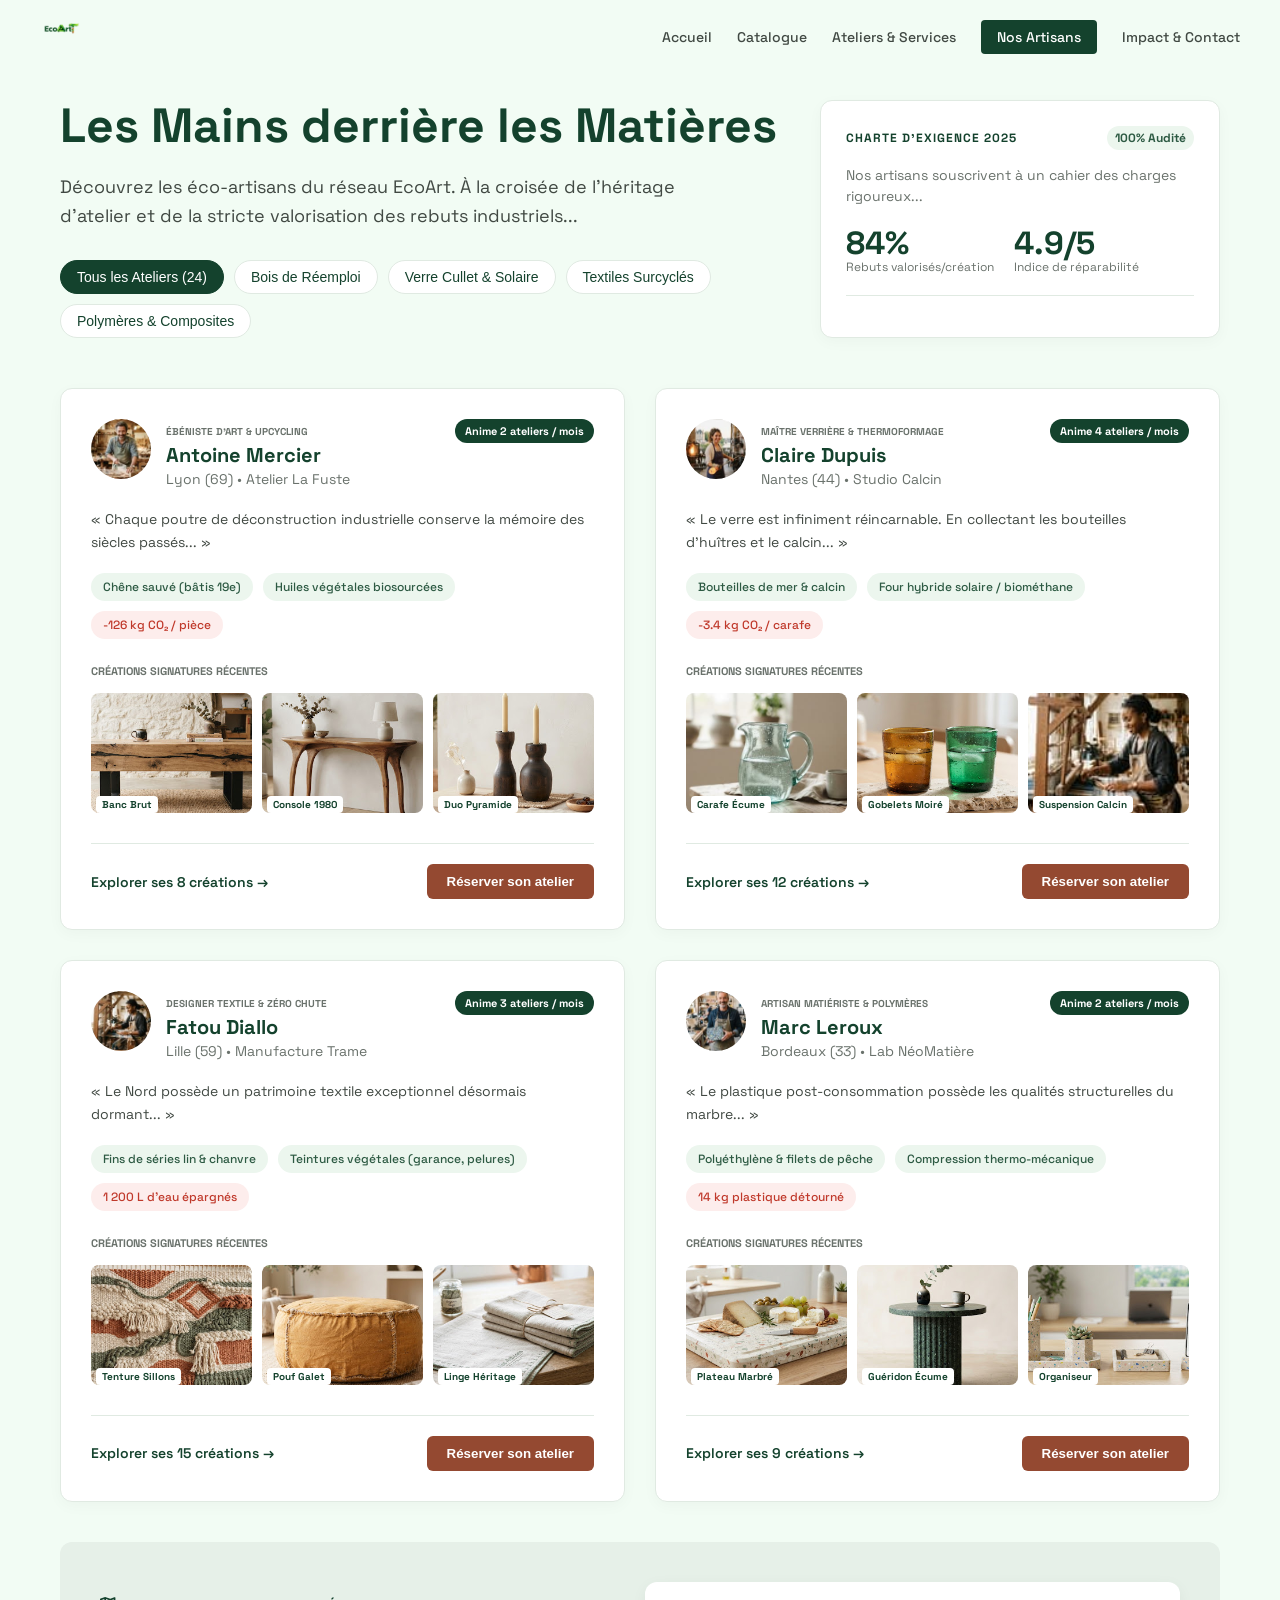
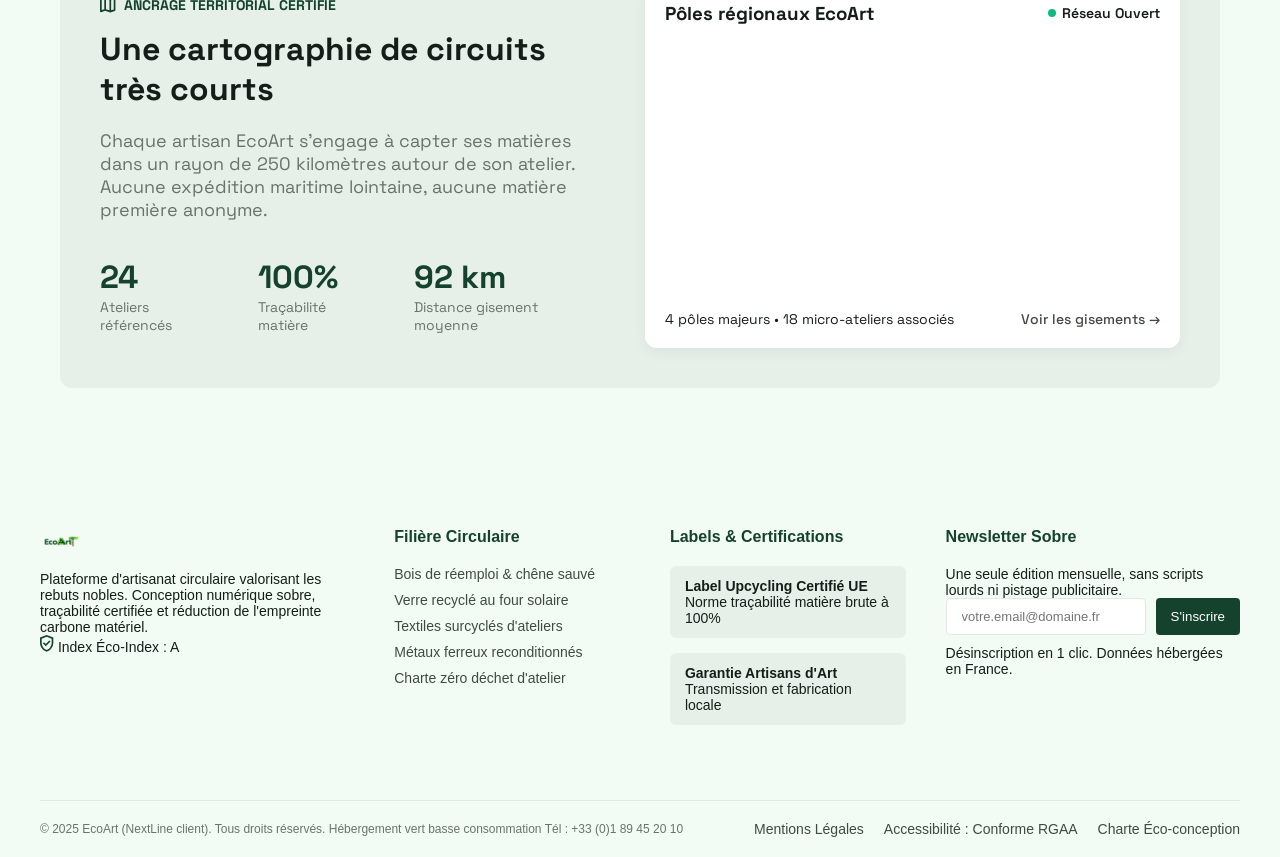
<file: artisans.html>
<!DOCTYPE html>
<html lang="fr">
<head>
    <meta charset="UTF-8">
    <meta name="viewport" content="width=device-width, initial-scale=1.0">
    <title>EcoArt - Nos Artisans</title>
    <link rel="stylesheet" href="CSS/variables.css">
    <link rel="stylesheet" href="CSS/artisans.css">
    <link rel="preconnect" href="https://fonts.googleapis.com">
    <link rel="preconnect" href="https://fonts.gstatic.com" crossorigin>
    <link href="https://fonts.googleapis.com/css2?family=Space+Grotesk:wght@300..700&display=swap" rel="stylesheet">
</head>
<body>
    <header class="header-1">
        <div class="brand-logo">
            <img src="assets/icons/logo.png" alt="Logo EcoArt">
        </div>
        
        <input type="checkbox" id="menu-toggle" class="menu-checkbox">
        <label for="menu-toggle" class="hamburger">☰</label>    
        
        <nav class="places">
            <ul class="menu">
                <li><a href="index.html">Accueil</a></li>
                <li><a href="produit.html">Catalogue</a></li>
                <li><a href="service.html">Ateliers & Services</a></li>
                <li><a href="artisans.html" class="btn-actif">Nos Artisans</a></li>
                <li><a href="impact.html">Impact & Contact</a></li>
            </ul>
        </nav>
    </header>

    <main class="m">
        <section class="hero-section">
            <div class="hero-content">
                <h1>Les Mains derrière les Matières</h1>
                <p>Découvrez les éco-artisans du réseau EcoArt. À la croisée de l'héritage d'atelier et de la stricte valorisation des rebuts industriels...</p>
                <nav class="filters">
                    <button class="filter-btn active">Tous les Ateliers (24)</button>
                    <button class="filter-btn">Bois de Réemploi</button>
                    <button class="filter-btn">Verre Cullet & Solaire</button>
                    <button class="filter-btn">Textiles Surcyclés</button>
                    <button class="filter-btn">Polymères & Composites</button>
                </nav>
            </div>
            
            <aside class="charter-box">
                <header class="charter-header">
                    <h2>CHARTE D'EXIGENCE 2025</h2>
                    <span class="audit-badge">100% Audité</span>
                </header>
                <p class="charter-desc">Nos artisans souscrivent à un cahier des charges rigoureux...</p>
                <div class="stats-grid-small">
                    <article class="stat-item">
                        <p class="stat-number">84%</p>
                        <h3>Rebuts valorisés/création</h3>
                    </article>
                    <article class="stat-item">
                        <p class="stat-number">4.9/5</p>
                        <h3>Indice de réparabilité</h3>
                    </article>
                </div>
            </aside>
        </section>

        <section class="artisans-grid">
            <article class="artisan-card">
                <div class="artisan-header">
                    <img src="assets/image/artisans-1.svg" alt="Antoine Mercier" class="artisan-avatar">
                    <div class="artisan-title">
                        <span class="category">ÉBÉNISTE D'ART & UPCYCLING</span>
                        <h2>Antoine Mercier</h2>
                        <h4>Lyon (69) • Atelier La Fuste</h4>
                    </div>
                    <div class="status-badge">Anime 2 ateliers / mois</div>
                </div>
                <p class="quote">« Chaque poutre de déconstruction industrielle conserve la mémoire des siècles passés... »</p>
                <div class="artisan-tags">
                    <span class="tag-green">Chêne sauvé (bâtis 19e)</span>
                    <span class="tag-green">Huiles végétales biosourcées</span>
                    <span class="tag-red">-126 kg CO₂ / pièce</span>
                </div>
                <div class="creations">
                    <h4>CRÉATIONS SIGNATURES RÉCENTES</h4>
                    <div class="creation-images">
                        <figure><img src="assets/image/artisans-2.svg" alt="Banc Brut"><figcaption>Banc Brut</figcaption></figure>
                        <figure><img src="assets/image/artisans-3.svg" alt="Console 1980"><figcaption>Console 1980</figcaption></figure>
                        <figure><img src="assets/image/artisans-4.svg" alt="Duo Pyramide"><figcaption>Duo Pyramide</figcaption></figure>
                    </div>
                </div>
                <div class="card-actions">
                    <a href="#" class="explore-link">Explorer ses 8 créations →</a>
                    <button class="reserve-btn">Réserver son atelier</button>
                </div>
            </article>

            <article class="artisan-card">
                <div class="artisan-header">
                    <img src="assets/image/artisans-5.svg" alt="Claire Dupuis" class="artisan-avatar">
                    <div class="artisan-title">
                        <span class="category">MAÎTRE VERRIÈRE & THERMOFORMAGE</span>
                        <h2>Claire Dupuis</h2>
                        <h4>Nantes (44) • Studio Calcin</h4>
                    </div>
                    <div class="status-badge">Anime 4 ateliers / mois</div>
                </div>
                <p class="quote">« Le verre est infiniment réincarnable. En collectant les bouteilles d'huîtres et le calcin... »</p>
                <div class="artisan-tags">
                    <span class="tag-green">Bouteilles de mer & calcin</span>
                    <span class="tag-green">Four hybride solaire / biométhane</span>
                    <span class="tag-red">-3.4 kg CO₂ / carafe</span>
                </div>
                <div class="creations">
                    <h4>CRÉATIONS SIGNATURES RÉCENTES</h4>
                    <div class="creation-images">
                        <figure><img src="assets/image/artisans-6.svg" alt="Carafe"><figcaption>Carafe Écume</figcaption></figure>
                        <figure><img src="assets/image/artisans-7.svg" alt="Gobelets"><figcaption>Gobelets Moiré</figcaption></figure>
                        <figure><img src="assets/image/artisans-9.svg" alt="Suspension"><figcaption>Suspension Calcin</figcaption></figure>
                    </div>
                </div>
                <div class="card-actions">
                    <a href="#" class="explore-link">Explorer ses 12 créations →</a>
                    <button class="reserve-btn">Réserver son atelier</button>
                </div>
            </article>

            <article class="artisan-card">
                <div class="artisan-header">
                    <img src="assets/image/artisans-9.svg" alt="Fatou Diallo" class="artisan-avatar">
                    <div class="artisan-title">
                        <span class="category">DESIGNER TEXTILE & ZÉRO CHUTE</span>
                        <h2>Fatou Diallo</h2>
                        <h4>Lille (59) • Manufacture Trame</h4>
                    </div>
                    <div class="status-badge">Anime 3 ateliers / mois</div>
                </div>
                <p class="quote">« Le Nord possède un patrimoine textile exceptionnel désormais dormant... »</p>
                <div class="artisan-tags">
                    <span class="tag-green">Fins de séries lin & chanvre</span>
                    <span class="tag-green">Teintures végétales (garance, pelures)</span>
                    <span class="tag-red">1 200 L d'eau épargnés</span>
                </div>
                <div class="creations">
                    <h4>CRÉATIONS SIGNATURES RÉCENTES</h4>
                    <div class="creation-images">
                        <figure><img src="assets/image/artisans-10.svg" alt="Tenture"><figcaption>Tenture Sillons</figcaption></figure>
                        <figure><img src="assets/image/artisans-11.svg" alt="Pouf"><figcaption>Pouf Galet</figcaption></figure>
                        <figure><img src="assets/image/artisans-12.svg" alt="Linge"><figcaption>Linge Héritage</figcaption></figure>
                    </div>
                </div>
                <div class="card-actions">
                    <a href="#" class="explore-link">Explorer ses 15 créations →</a>
                    <button class="reserve-btn">Réserver son atelier</button>
                </div>
            </article>

            <article class="artisan-card">
                <div class="artisan-header">
                    <img src="assets/image/artisans-13.svg" alt="Marc Leroux" class="artisan-avatar">
                    <div class="artisan-title">
                        <span class="category">ARTISAN MATIÉRISTE & POLYMÈRES</span>
                        <h2>Marc Leroux</h2>
                        <h4>Bordeaux (33) • Lab NéoMatière</h4>
                    </div>
                    <div class="status-badge">Anime 2 ateliers / mois</div>
                </div>
                <p class="quote">« Le plastique post-consommation possède les qualités structurelles du marbre... »</p>
                <div class="artisan-tags">
                    <span class="tag-green">Polyéthylène & filets de pêche</span>
                    <span class="tag-green">Compression thermo-mécanique</span>
                    <span class="tag-red">14 kg plastique détourné</span>
                </div>
                <div class="creations">
                    <h4>CRÉATIONS SIGNATURES RÉCENTES</h4>
                    <div class="creation-images">
                        <figure><img src="assets/image/artisans-14.svg" alt="Plateau"><figcaption>Plateau Marbré</figcaption></figure>
                        <figure><img src="assets/image/artisans-15.svg" alt="Guéridon"><figcaption>Guéridon Écume</figcaption></figure>
                        <figure><img src="assets/image/artisans-16.svg" alt="Organiseur"><figcaption>Organiseur</figcaption></figure>
                    </div>
                </div>
                <div class="card-actions">
                    <a href="#" class="explore-link">Explorer ses 9 créations →</a>
                    <button class="reserve-btn">Réserver son atelier</button>
                </div>
            </article>
        </section>

        <section class="cartographie-section">
            <div class="cartographie-text">
                <div class="badge-territoire">
                    <img src="assets/icons/artisans-icons/Icon (21).svg" alt="Icône" width="16"> ANCRAGE TERRITORIAL CERTIFIÉ
                </div>
                <h2>Une cartographie de circuits très courts</h2>
                <p>Chaque artisan EcoArt s'engage à capter ses matières dans un rayon de 250 kilomètres autour de son atelier. Aucune expédition maritime lointaine, aucune matière première anonyme.</p>
                <div class="stats-grid">
                    <div class="stat-block"><span class="stat-number">24</span><span class="stat-label">Ateliers référencés</span></div>
                    <div class="stat-block"><span class="stat-number">100%</span><span class="stat-label">Traçabilité matière</span></div>
                    <div class="stat-block"><span class="stat-number">92 km</span><span class="stat-label">Distance gisement moyenne</span></div>
                </div>
            </div>
            
            <!-- <aside class="map-container">
                <div class="map-header">
                    <h3>Pôles régionaux EcoArt</h3>
                    <span class="network-status"><span class="green-dot"></span> Réseau Ouvert</span>
                </div>
                <img src="assets/image/carte-lille.jpg" alt="Carte" class="map-img">
                <div class="map-footer">
                    <span class="map-info">4 pôles majeurs • 18 micro-ateliers associés</span>
                    <a href="#" class="map-link">Voir les gisements →</a>
                </div>
            </aside>-->
            <!-- Partie Droite : La Carte Blanche -->
    <aside class="map-container">
        <div class="map-header">
            <h3>Pôles régionaux EcoArt</h3>
            <span class="network-status"><span class="green-dot"></span> Réseau Ouvert</span>
        </div>
        
        <iframe 
            src="https://www.google.com/maps/embed?pb=!1m18!1m12!1m3!1d161868.51475143365!2d2.9068065091763784!3d50.631114002621415!2m3!1f0!2f0!3f0!3m2!1i1024!2i768!4f13.1!3m3!1m2!1s0x47c2d579b3256e11%3A0x40af13e81646360!2sLille%2C%20France!5e0!3m2!1sfr!2sfr!4v1700000000000!5m2!1sfr!2sfr" 
            class="map-iframe" 
            allowfullscreen="" 
            loading="lazy" 
            referrerpolicy="no-referrer-when-downgrade">
        </iframe>
        
        <div class="map-footer">
            <span class="map-info">4 pôles majeurs • 18 micro-ateliers associés</span>
            <a href="#" class="map-link">Voir les gisements →</a>
        </div>
    </aside>
        </section>
    </main>
<footer class="site-footer">
        <div class="footer-top">
            <div class="footer-col brand">
                <div class="brand-logo">
                    <img src="assets\icons\logo.png" alt="Logo" width="24">
                </div>
                <p>Plateforme d'artisanat circulaire valorisant les rebuts nobles. Conception numérique sobre, traçabilité certifiée et réduction de l'empreinte carbone matériel.</p>
                <div class="eco-badge">
                    <img src="assets/icons/artisans-icons/Icon (1).svg" alt="Check" width="14"> Index Éco-Index : A
                </div>
            </div>
            
            <div class="footer-col links">
                <h3>Filière Circulaire</h3>
                <ul>
                    <li><a href="#">Bois de réemploi & chêne sauvé</a></li>
                    <li><a href="#">Verre recyclé au four solaire</a></li>
                    <li><a href="#">Textiles surcyclés d'ateliers</a></li>
                    <li><a href="#">Métaux ferreux reconditionnés</a></li>
                    <li><a href="#">Charte zéro déchet d'atelier</a></li>
                </ul>
            </div>
            
            <div class="footer-col certifications">
                <h3>Labels & Certifications</h3>
                <div class="cert-card">
                    <strong>Label Upcycling Certifié UE</strong>
                    <p>Norme traçabilité matière brute à 100%</p>
                </div>
                <div class="cert-card">
                    <strong>Garantie Artisans d'Art</strong>
                    <p>Transmission et fabrication locale</p>
                </div>
            </div>
            
            <div class="footer-col newsletter">
                <h3>Newsletter Sobre</h3>
                <p class="news-desc">Une seule édition mensuelle, sans scripts lourds ni pistage publicitaire.</p>
                <form action="#" method="POST" class="news-form">
                    <input type="email" placeholder="votre.email@domaine.fr" required>
                    <button type="submit">S'inscrire</button>
                </form>
                <p class="privacy-note">Désinscription en 1 clic. Données hébergées en France.</p>
            </div>
        </div>

        <div class="footer-bottom">
            <div class="copyright">
                © 2025 EcoArt (NextLine client). Tous droits réservés. Hébergement vert basse consommation Tél : +33 (0)1 89 45 20 10
            </div>
            <div class="legal-links">
                <a href="#">Mentions Légales</a>
                <a href="#">Accessibilité : Conforme RGAA</a>
                <a href="#">Charte Éco-conception</a>
            </div>
        </div>
    </footer>
</body>
</html>
</file>
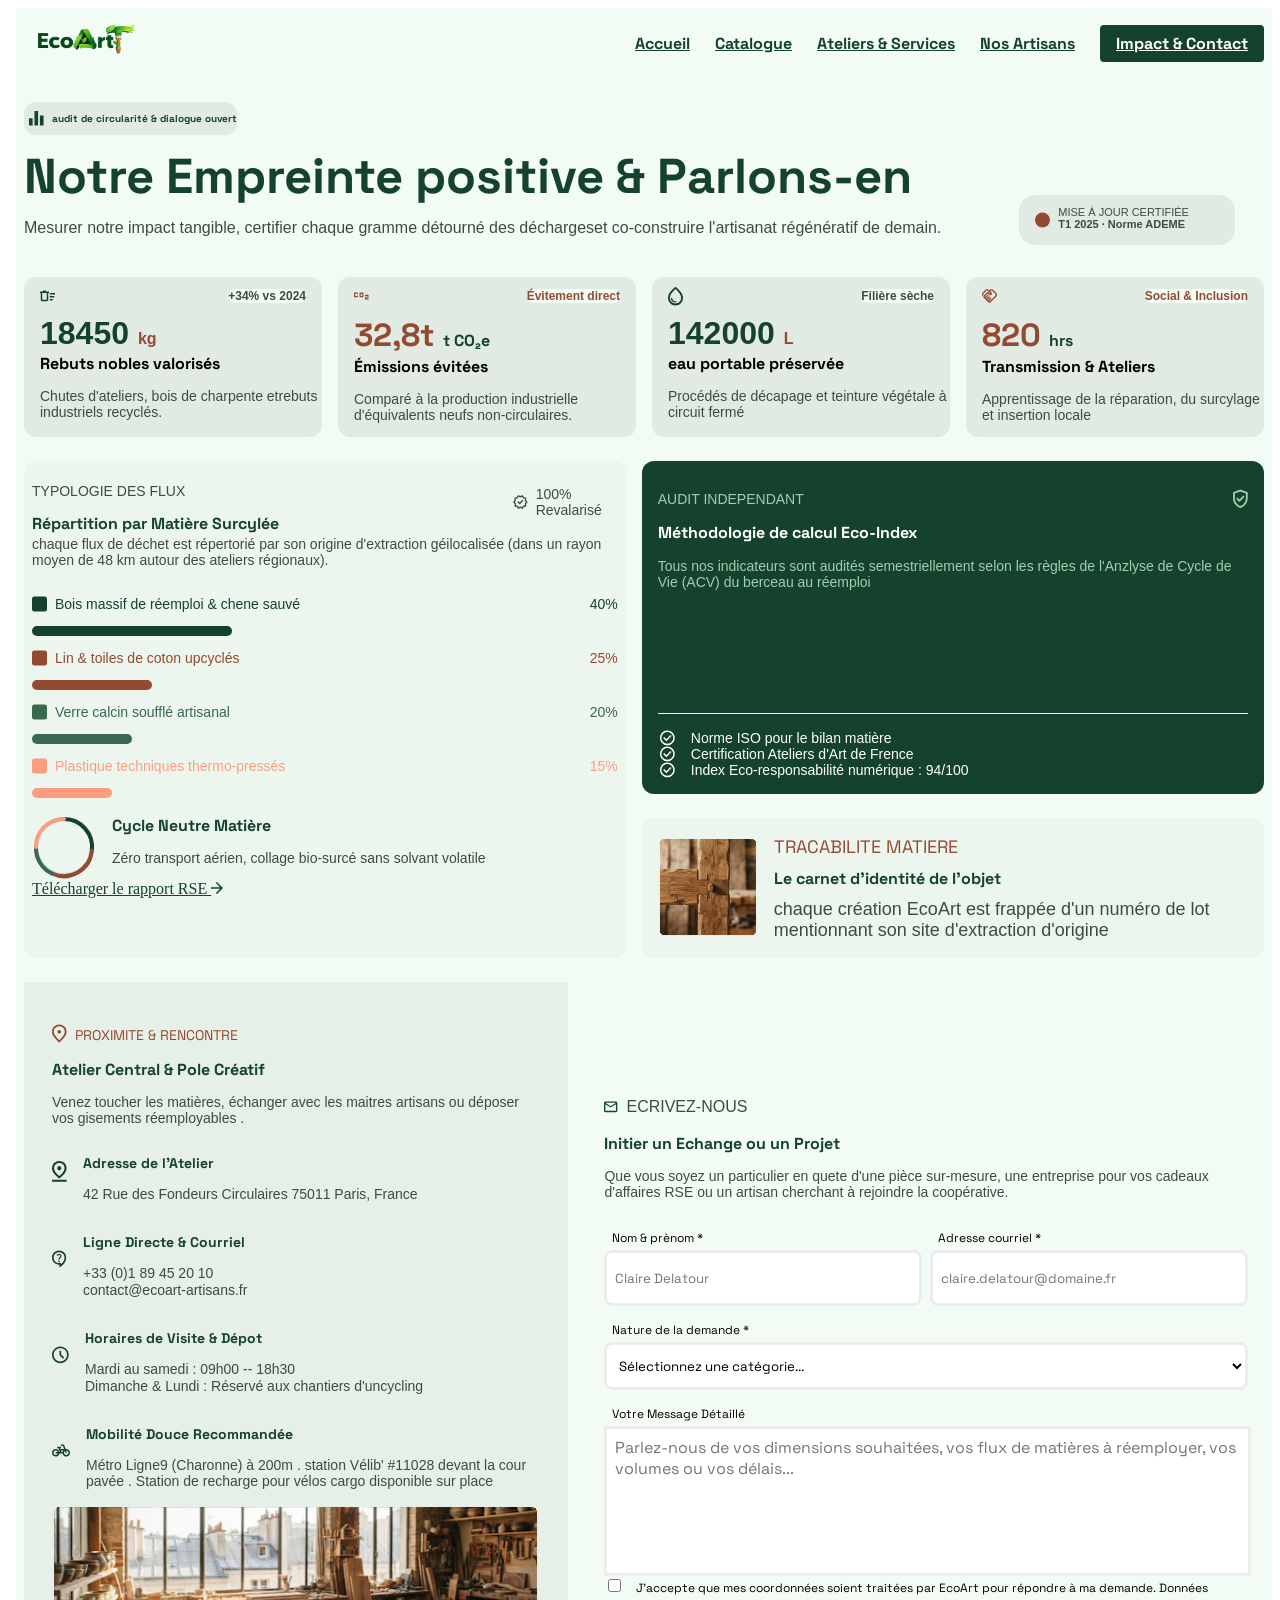
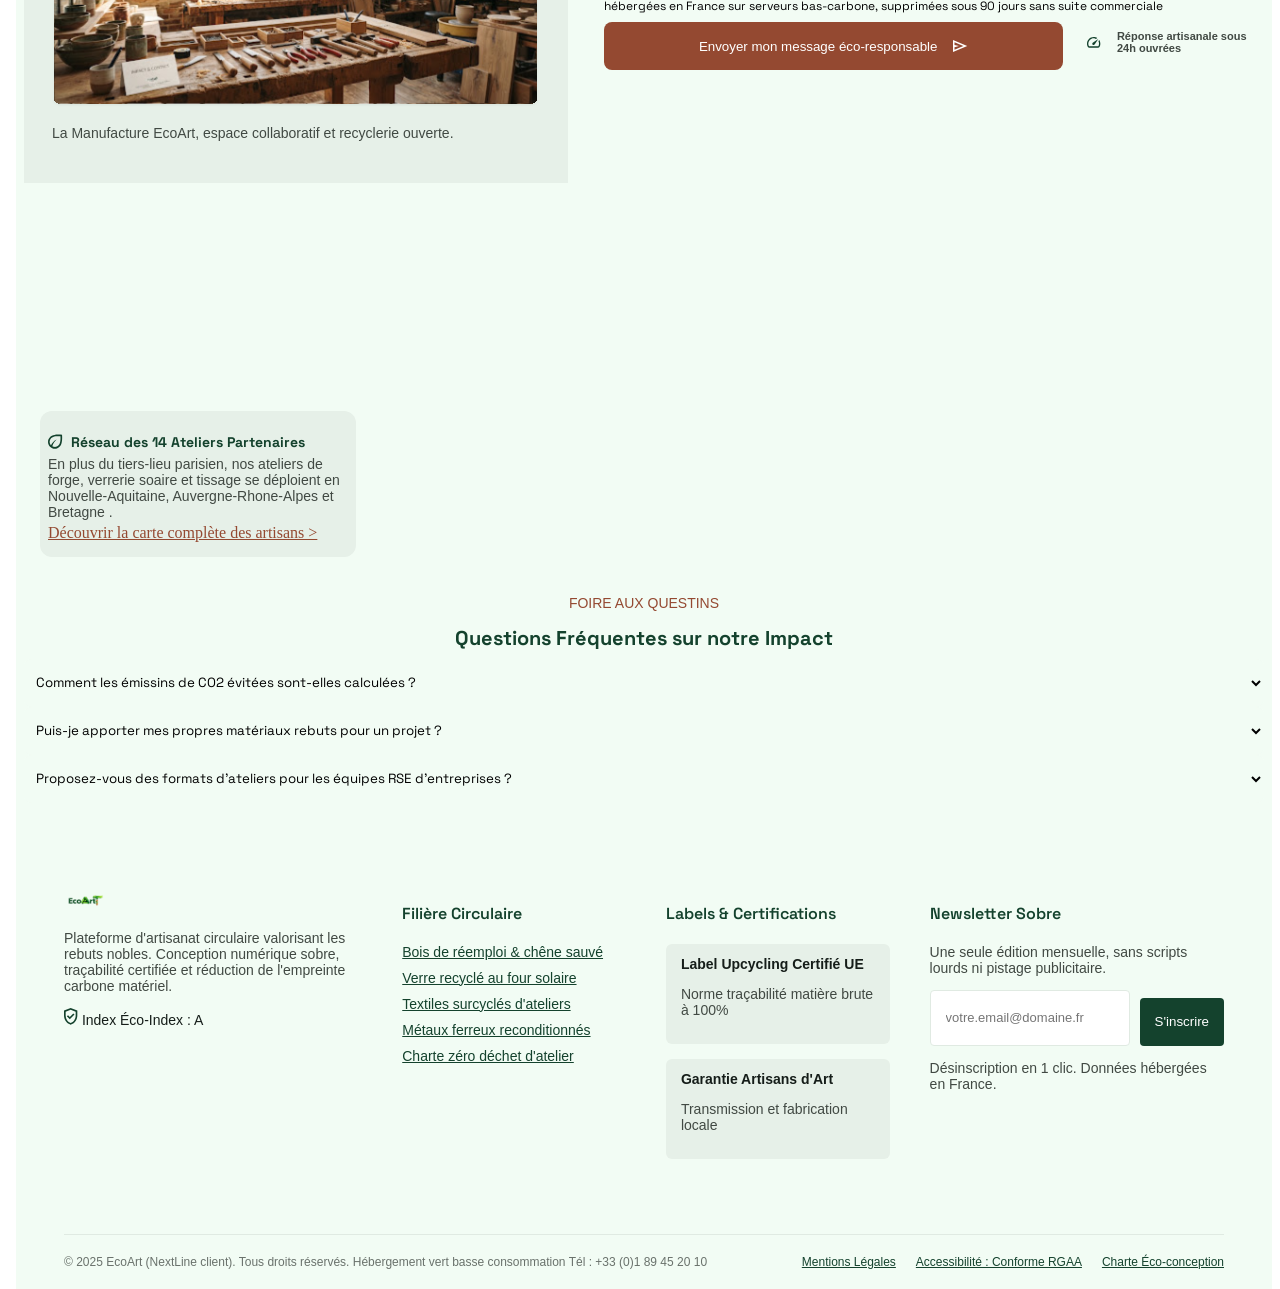
<file: impact.html>
<!doctype html>
<html lang="en">
  <head>
    <meta charset="UTF-8" />
    <meta name="viewport" content="width=device-width, initial-scale=1.0" />
    <link rel="stylesheet" href="CSS/impact.css" />
    <link rel="stylesheet" href="CSS/variables.css" />
    <!-- <link rel="stylesheet" href="CSS/artisans.css"> -->
    <title>impact&contact</title>

    <!-- <link rel="preconnect" href="https://fonts.googleapis.com">
  <link rel="preconnect" href="https://fonts.gstatic.com" crossorigin>
  <link href="https://fonts.googleapis.com/css2?family=Inter:wght@400;500;600&family=Poppins:wght@600;700;800&display=swap" rel="stylesheet"> -->
  </head>
  <body>
    <main>
      <header class="header-1">
        <a href="index.html"
          ><img src="assets/icons/logo.png" alt="Logo EcoArt" height="40"
        /></a>
        <nav class="places">
          <ul class="menu">
            <li><a href="index.html">Accueil</a></li>
            <li><a href="produit.html">Catalogue</a></li>
            <li><a href="service.html">Ateliers & Services</a></li>
            <li><a href="artisans.html">Nos Artisans</a></li>
            <li>
              <a href="impact.html" class="btn-actif">Impact & Contact</a>
            </li>
          </ul>
        </nav>
      </header>

      <section class="first">
        <div class="ContextIndicator">
          <div class="statiIcon">
            <img
              src="assets/icons/contact-icons/Icon.svg"
              alt=""
              class="icons"
            />
            <h3>audit de circularité & dialogue ouvert</h3>
          </div>

          <h1>Notre Empreinte positive & Parlons-en</h1>
          <p>
            Mesurer notre impact tangible, certifier chaque gramme détourné des
            déchargeset co-construire l'artisanat régénératif de demain.
          </p>
        </div>
        <div class="miseJour">
          <img
            src="assets/icons/contact-icons/Background.svg"
            alt=""
            class="icons"
            id="point"
          />
          <p>
            MISE À JOUR CERTIFIÉE <br />
            <b>T1 2025 · Norme ADEME</b>
          </p>
        </div>
      </section>

      <section class="scoreboard">
        <div class="matric">
          <div class="matricUp">
            <img
              src="assets/icons/contact-icons/Icon (1).svg"
              alt=""
              class="icons"
            />
            <p class="para2"><b>+34% vs 2024</b></p>
          </div>
          <div class="matricDown">
            <p class="para1">
              <b>18450 <span class="kg">kg</span></b>
            </p>
            <h2>Rebuts nobles valorisés</h2>
            <p>
              Chutes d'ateliers, bois de charpente etrebuts industriels
              recyclés.
            </p>
          </div>
        </div>

        <div class="matric">
          <div class="matricUp1">
            <img
              src="assets/icons/contact-icons/Icon (2).svg"
              alt=""
              class="icons"
            />
            <p class="para2"><b>Évitement direct</b></p>
          </div>
          <div class="matricDown1">
            <p class="para1">
              <b>32,8t <span class="co2">t CO₂e</span></b>
            </p>
            <h2>Émissions évitées</h2>
            <p>
              Comparé à la production industrielle d'équivalents neufs
              non-circulaires.
            </p>
          </div>
        </div>
        <div class="matric">
          <div class="matricUp">
            <img
              src="assets/icons/contact-icons/Icon (3).svg"
              alt=""
              class="icons"
            />
            <p class="para2"><b>Filière sèche</b></p>
          </div>
          <div class="matricDown">
            <p class="para1">
              <b>142000 <span class="kg">L</span></b>
            </p>
            <h2>eau portable préservée</h2>
            <p>Procédés de décapage et teinture végétale à circuit fermé</p>
          </div>
        </div>
        <div class="matric">
          <div class="matricUp1">
            <img
              src="assets/icons/contact-icons/Icon (4).svg"
              alt=""
              class="icons"
            />
            <p class="para2"><b>Social & Inclusion</b></p>
          </div>
          <div class="matricDown1">
            <p class="para1">
              <b>820 <span class="co2">hrs</span></b>
            </p>
            <h2>Transmission & Ateliers</h2>
            <p>
              Apprentissage de la réparation, du surcylage et insertion locale
            </p>
          </div>
        </div>
      </section>

      <section class="methodology">
        <div class="leftColumn">
          <div class="typologie">
            <div class="typologie_up">
              <div class="typologie_left">
                <p>TYPOLOGIE DES FLUX</p>
                <h2>Répartition par Matière Surcylée</h2>
              </div>
              <div class="typologie_right">
                <img
                  src="assets/icons/contact-icons/Icon (5).svg"
                  alt=""
                  class="icons"
                />
                <p>100%<br />Revalarisé</p>
              </div>
            </div>
            <p id="typologie_para">
              chaque flux de déchet est répertorié par son origine d'extraction
              géilocalisée (dans un rayon moyen de 48 km autour des ateliers
              régionaux).
            </p>
            <div class="statistic">
              <div class="stat" id="stat">
                <div class="statBar">
                  <img
                    src="assets/icons/contact-icons/22Background.svg"
                    alt=""
                    class="icons"
                  />
                  <p>Bois massif de réemploi & chene sauvé</p>
                </div>
                <p>40%</p>
              </div>
              <div class="bg_1"></div>
              <div class="stat" id="stat2">
                <div class="statBar">
                  <img
                    src="assets/icons/contact-icons/Background (1).svg"
                    alt=""
                    class="icons"
                  />
                  <p>Lin & toiles de coton upcyclés</p>
                </div>
                <p class="redpara">25%</p>
              </div>
              <div class="bg_2"></div>
              <div class="stat" id="stat3">
                <div class="statBar">
                  <img
                    src="assets/icons/contact-icons/Background (3).svg"
                    alt=""
                    class="icons"
                  />
                  <p>Verre calcin soufflé artisanal</p>
                </div>
                <p>20%</p>
              </div>
              <div class="bg_3"></div>
              <div class="stat" id="stat4">
                <div class="statBar">
                  <img
                    src="assets/icons/contact-icons/Background (2).svg"
                    alt=""
                    class="icons"
                  />
                  <p>Plastique techniques thermo-pressés</p>
                </div>
                <p class="redpara">15%</p>
              </div>
              <div class="bg_4"></div>
            </div>
          </div>
          <div class="infographic">
            <div class="infographic_left">
              <img src="assets/icons/contact-icons/SVG.svg" alt="" />
              <div>
                <h2>Cycle Neutre Matière</h2>
                <p>
                  Zéro transport aérien, collage bio-surcé sans solvant volatile
                </p>
              </div>
            </div>
            <a href="#">
              Télécharger le rapport RSE
              <img
                src="assets/icons/artisans-icons/Icon (11).svg"
                alt=""
                id="arowLink"
            /></a>
          </div>
        </div>
        <div class="rightColumn">
          <div class="certification">
            <div class="audit">
              <div class="auditUp">
                <p class="pWhite">AUDIT INDEPENDANT</p>
                <img
                  src="assets/icons/contact-icons/Icon (6).svg"
                  alt=""
                  class="icons"
                />
              </div>

              <h2 id="whiteH2">Méthodologie de calcul Eco-Index</h2>
              <p class="pWhite">
                Tous nos indicateurs sont audités semestriellement selon les
                règles de l'Anzlyse de Cycle de Vie (ACV) du berceau au réemploi
              </p>
            </div>
            <div class="norme">
              <div class="normeIcon">
                <img
                  src="assets/icons/service-icons/Icon (15).svg"
                  alt=""
                  class="icons photo"
                />
                <p>Norme ISO pour le bilan matière</p>
              </div>
              <div class="normeIcon">
                <img
                  src="assets/icons/service-icons/Icon (15).svg"
                  alt=""
                  class="icons photo"
                />
                <p>Certification Ateliers d'Art de Frence</p>
              </div>
              <div class="normeIcon">
                <img
                  src="assets/icons/service-icons/Icon (15).svg"
                  alt=""
                  class="icons"
                />
                <p>Index Eco-responsabilité numérique : 94/100</p>
              </div>
            </div>
          </div>
          <div class="matiere">
            <img src="assets/image/contact-1.svg" alt="" />
            <div class="matiere_para">
              <p id="matiere_p1">TRACABILITE MATIERE</p>
              <h2>Le carnet d'identité de l'objet</h2>
              <p>
                chaque création EcoArt est frappée d'un numéro de lot
                mentionnant son site d'extraction d'origine
              </p>
            </div>
          </div>
        </div>
      </section>

      <section class="informations">
        <div class="partInfo">
          <div class="info">
            <div class="titreInfo">
              <div class="locaIcon">
                <img
                  src="assets/icons/contact-icons/Icon (7).svg"
                  alt=""
                  class="icons"
                />
                <p>PROXIMITE & RENCONTRE</p>
              </div>
              <h2>Atelier Central & Pole Créatif</h2>
              <p>
                Venez toucher les matières, échanger avec les maitres artisans
                ou déposer vos gisements réemployables .
              </p>
            </div>
            <div class="iconInfo">
              <div class="iconInfo_contr">
                <img
                  src="assets/icons/contact-icons/Icon (8).svg"
                  alt=""
                  class="icons"
                />
                <div>
                  <h3>Adresse de l'Atelier</h3>
                  <p>42 Rue des Fondeurs Circulaires 75011 Paris, France</p>
                </div>
              </div>
              <div class="iconInfo_contr">
                <img
                  src="assets/icons/contact-icons/Icon (9).svg"
                  alt=""
                  class="icons"
                />
                <div>
                  <h3>Ligne Directe & Courriel</h3>
                  <p>+33 (0)1 89 45 20 10</p>
                  <p>contact@ecoart-artisans.fr</p>
                </div>
              </div>
              <div class="iconInfo_contr">
                <img src="assets/icons/contact-icons/Icon (10).svg" alt="" />
                <div>
                  <h3>Horaires de Visite & Dépot</h3>
                  <p>Mardi au samedi : 09h00 -- 18h30</p>
                  <p>Dimanche & Lundi : Réservé aux chantiers d'uncycling</p>
                </div>
              </div>
              <div class="iconInfo_contr">
                <img src="assets/icons/contact-icons/Icon (11).svg" alt="" />
                <div>
                  <h3>Mobilité Douce Recommandée</h3>
                  <p>
                    Métro Ligne9 (Charonne) à 200m . station Vélib' #11028
                    devant la cour pavée . Station de recharge pour vélos cargo
                    disponible sur place
                  </p>
                </div>
              </div>
              <div class="infoImg">
                <img src="assets/image/contact-2.svg" alt="" />
                <p>
                  La Manufacture EcoArt, espace collaboratif et recyclerie
                  ouverte.
                </p>
              </div>
            </div>
          </div>
        </div>

        <div class="lesInput">
          <div class="inputTitre">
            <div class="input_Titre_Icon">
              <img src="assets/icons/contact-icons/Icon (12).svg" alt="" />
              <p>ECRIVEZ-NOUS</p>
            </div>
            <h2>Initier un Echange ou un Projet</h2>
            <p>
              Que vous soyez un particulier en quete d'une pièce sur-mesure, une
              entreprise pour vos cadeaux d'affaires RSE ou un artisan cherchant
              à rejoindre la coopérative.
            </p>
          </div>

          <div class="input_1">
            <!-- <form action="nom"> -->
            <div class="input_nom">
              <label for="nom">Nom & prènom *</label>
              <input type="text" id="nom" placeholder="Claire Delatour" />
            </div>
            <div class="input_nom">
              <label for="email">Adresse courriel *</label>
              <input
                type="email"
                id="email"
                placeholder="claire.delatour@domaine.fr"
              />
            </div>
            <!-- </form> -->
          </div>
          <div class="options">
            <div class="categorie">
              <label for="test">Nature de la demande *</label>
              <select
                name="test"
                id="test"
                aria-placeholder="Sélectionnez une catégorie..."
              >
                <option value="test1">Sélectionnez une catégorie...</option>
                <option value="test2">test2</option>
              </select>
            </div>
          </div>
          <div>
            <div class="input_2">
              <!-- <form action=""> -->
              <label for="message">Votre Message Détaillé</label>
              <textarea
                name="message"
                id="message"
                placeholder="Parlez-nous de vos dimensions souhaitées, vos flux de matières à réemployer, vos volumes ou vos délais..."
              ></textarea>
              <!-- </form> -->
            </div>

            <div class="checkBox">
              <input type="checkbox" id="check" />
              <label for="check" id="checklable"
                >J'accepte que mes coordonnées soient traitées par EcoArt pour
                répondre à ma demande. Données hébergées en France sur serveurs
                bas-carbone, supprimées sous 90 jours sans suite
                commerciale</label
              >
            </div>
            <div class="checkBotton">
              <button type="submit">
                Envoyer mon message éco-responsable
                <img
                  src="assets/icons/contact-icons/Icon (13).svg"
                  alt=""
                  class="icons"
                />
              </button>
              <div class="checkIcon">
                <img
                  src="assets/icons/contact-icons/Icon (14).svg"
                  alt=""
                  class="icons"
                />
                <p><b>Réponse artisanale sous 24h ouvrées</b></p>
              </div>
            </div>
          </div>
        </div>
      </section>

      <section class="map">
        <div class="cartMap">
          <iframe
            src="https://www.google.com/maps/embed?pb=!1m18!1m12!1m3!1d11960.62387666437!2d2.3372437090331744!3d48.85659309352564!2m3!1f0!2f0!3f0!3m2!1i1024!2i768!4f13.1!3m3!1m2!1s0x47e66e1f06e2b70f%3A0x40b82c3688c9460!2sParis%2C%20France!5e0!3m2!1sen!2sma!4v1792165248961!5m2!1sen!2sma"
            width="600"
            height="450"
            style="border: 0"
            allowfullscreen=""
            loading="lazy"
            referrerpolicy="strict-origin-when-cross-origin"
          ></iframe>
          <div class="mapIcon_bg">
            <div class="mapIcon">
              <img
                src="assets/icons/contact-icons/Icon88.svg"
                alt=""
                class="icons"
              />
              <h3>Réseau des 14 Ateliers Partenaires</h3>
            </div>
            <p id="lastP">
              En plus du tiers-lieu parisien, nos ateliers de forge, verrerie
              soaire et tissage se déploient en Nouvelle-Aquitaine,
              Auvergne-Rhone-Alpes et Bretagne .
            </p>
            <a href="#">Découvrir la carte complète des artisans ></a>
          </div>
        </div>
      </section>

      <section>
        <div class="final">
          <p>FOIRE AUX QUESTINS</p>
          <h2>Questions Fréquentes sur notre Impact</h2>
          <select name="" id="">
            <option value="Q1" id="Q1">
              Comment les émissins de CO2 évitées sont-elles calculées ?
            </option>
          </select>
          <select name="" id="">
            <option value="Q1" id="Q1">
              Puis-je apporter mes propres matériaux rebuts pour un projet ?
            </option>
          </select>
          <select name="" id="">
            <option value="Q1" id="Q1">
              Proposez-vous des formats d'ateliers pour les équipes RSE
              d'entreprises ?
            </option>
          </select>
        </div>
      </section>

      <footer class="site-footer">
        <div class="footer-top">
          <div class="footer-col brand">
            <div class="brand-logo">
              <img src="assets\icons\logo.png" alt="Logo" width="24" />
            </div>
            <p>
              Plateforme d'artisanat circulaire valorisant les rebuts nobles.
              Conception numérique sobre, traçabilité certifiée et réduction de
              l'empreinte carbone matériel.
            </p>
            <div class="eco-badge">
              <img
                src="assets/icons/artisans-icons/Icon (1).svg"
                alt="Check"
                width="14"
              />
              Index Éco-Index : A
            </div>
          </div>

          <div class="footer-col links">
            <h3>Filière Circulaire</h3>
            <ul>
              <li><a href="#">Bois de réemploi & chêne sauvé</a></li>
              <li><a href="#">Verre recyclé au four solaire</a></li>
              <li><a href="#">Textiles surcyclés d'ateliers</a></li>
              <li><a href="#">Métaux ferreux reconditionnés</a></li>
              <li><a href="#">Charte zéro déchet d'atelier</a></li>
            </ul>
          </div>

          <div class="footer-col certifications">
            <h3>Labels & Certifications</h3>
            <div class="cert-card">
              <strong>Label Upcycling Certifié UE</strong>
              <p>Norme traçabilité matière brute à 100%</p>
            </div>
            <div class="cert-card">
              <strong>Garantie Artisans d'Art</strong>
              <p>Transmission et fabrication locale</p>
            </div>
          </div>

          <div class="footer-col newsletter">
            <h3>Newsletter Sobre</h3>
            <p class="news-desc">
              Une seule édition mensuelle, sans scripts lourds ni pistage
              publicitaire.
            </p>
            <form action="#" method="POST" class="news-form">
              <input
                type="email"
                placeholder="votre.email@domaine.fr"
                required
              />
              <button type="submit">S'inscrire</button>
            </form>
            <p class="privacy-note">
              Désinscription en 1 clic. Données hébergées en France.
            </p>
          </div>
        </div>

        <div class="footer-bottom">
          <div class="copyright">
            © 2025 EcoArt (NextLine client). Tous droits réservés. Hébergement
            vert basse consommation Tél : +33 (0)1 89 45 20 10
          </div>
          <div class="legal-links">
            <a href="#">Mentions Légales</a>
            <a href="#">Accessibilité : Conforme RGAA</a>
            <a href="#">Charte Éco-conception</a>
          </div>
        </div>
      </footer>
    </main>
  </body>
</html>
</file>
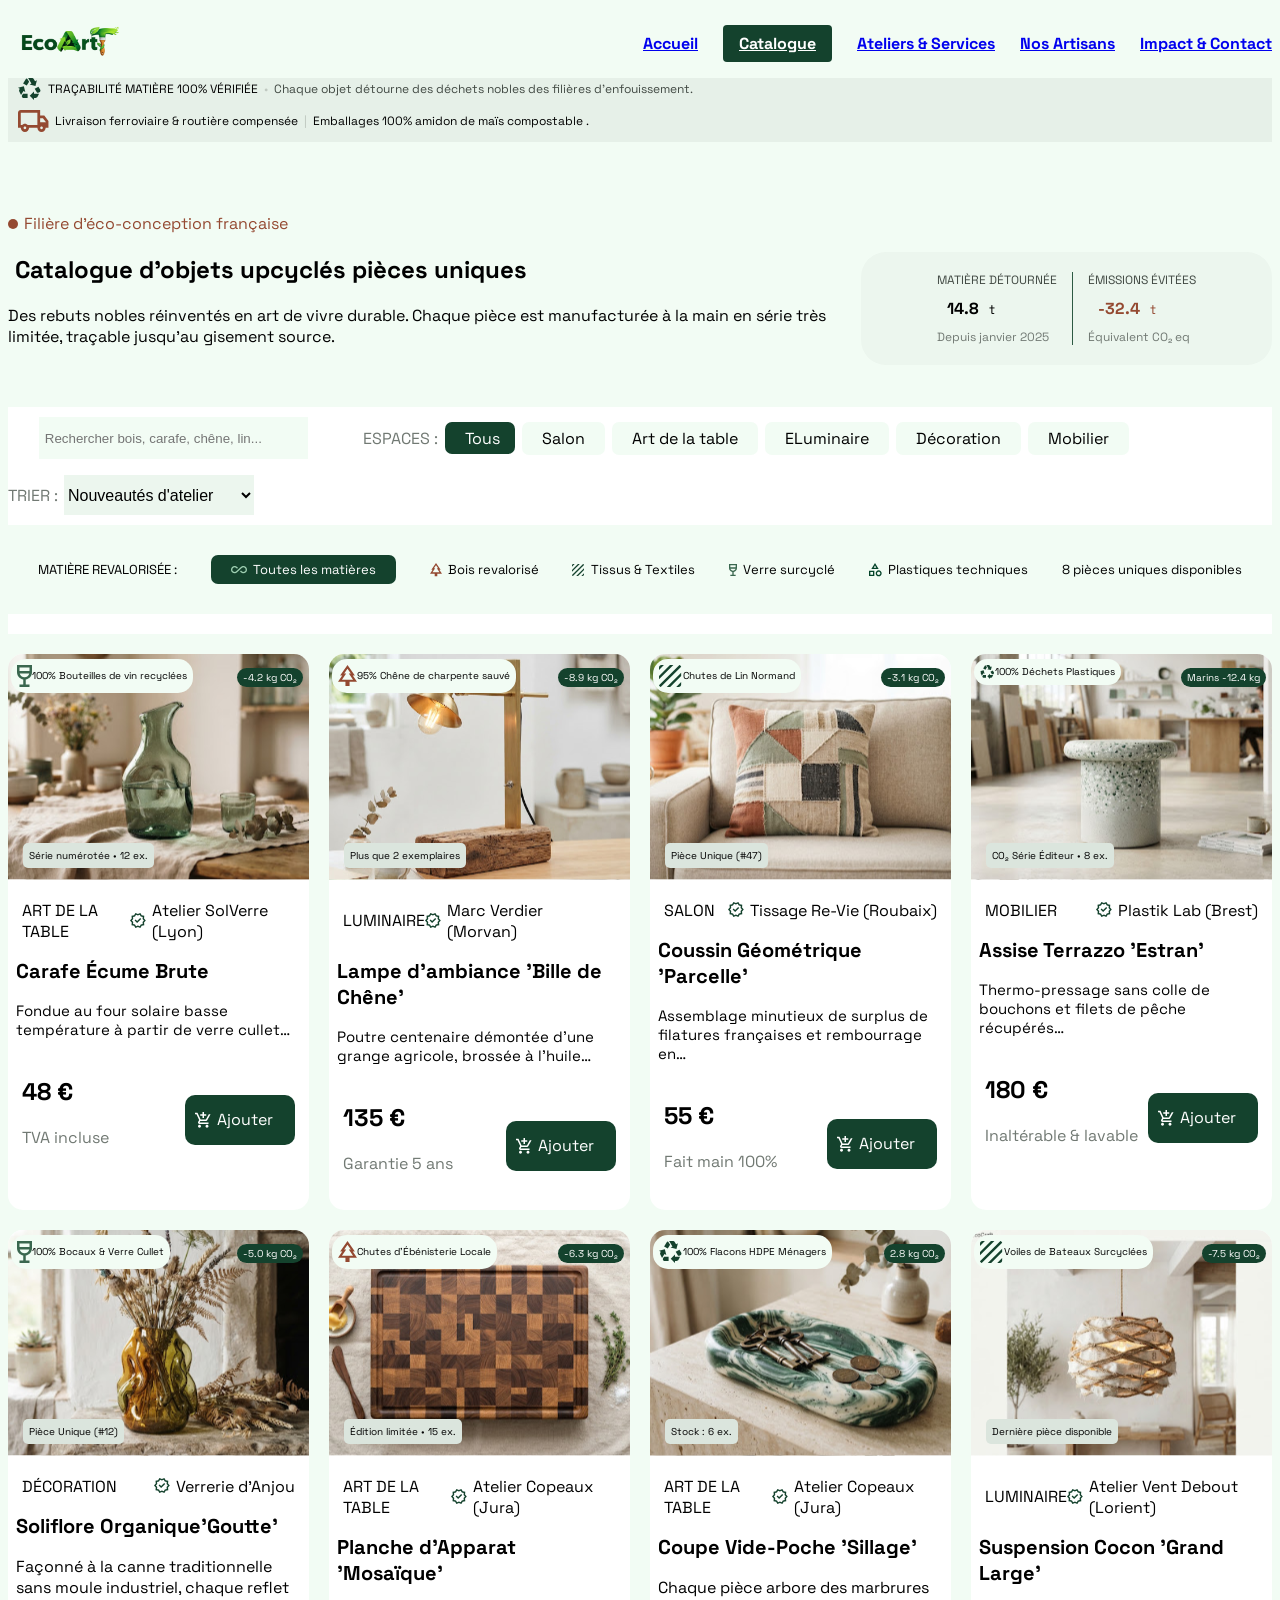
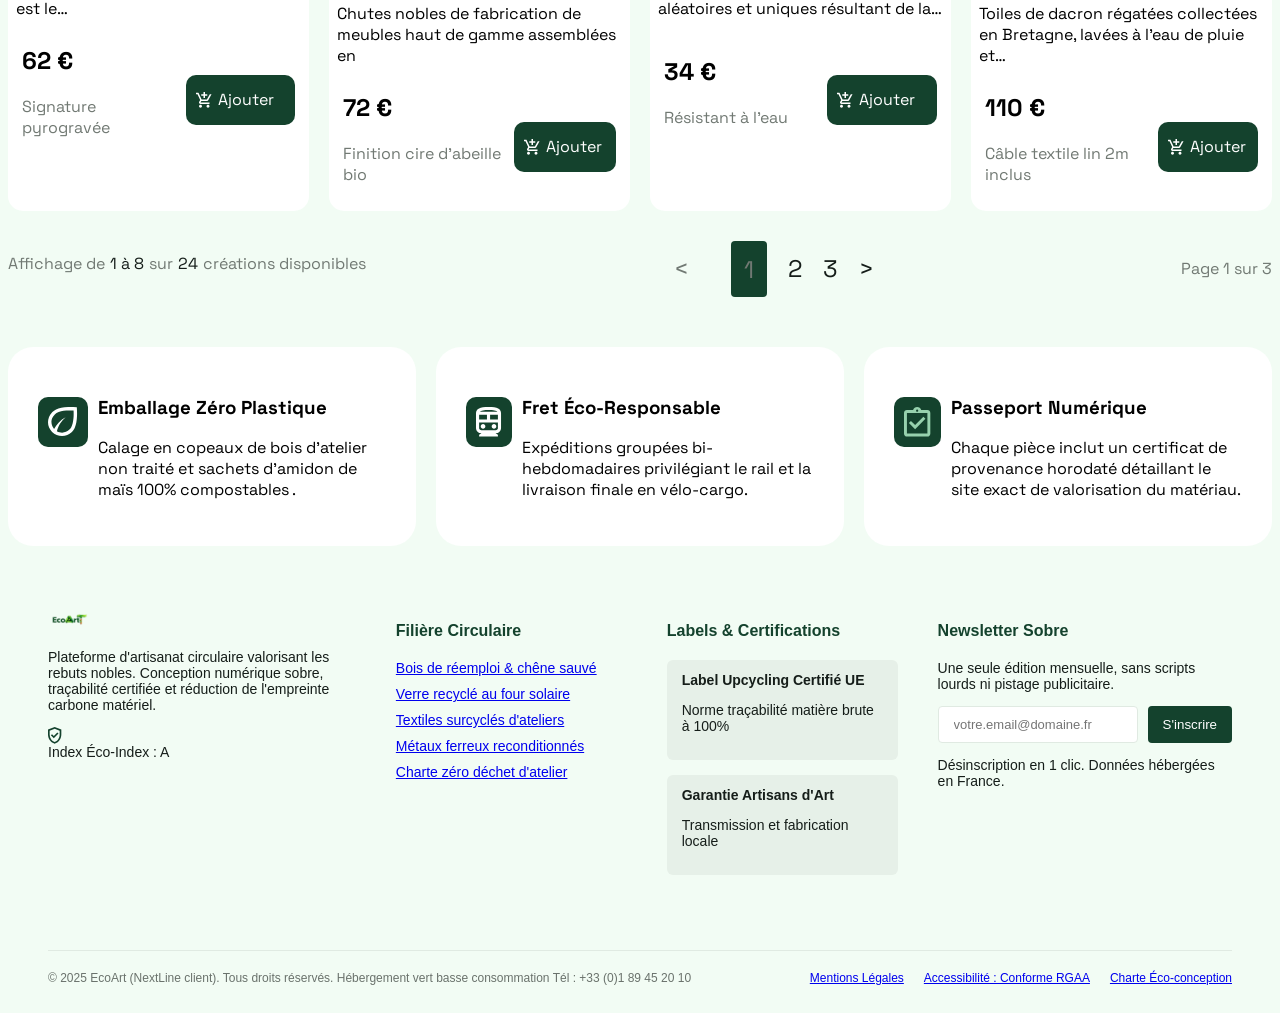
<file: produit.html>
<!doctype html>
<html lang="fr">
<head>
    <meta charset="UTF-8">
    <meta name="viewport" content="width=device-width, initial-scale=1.0">
    <title>Catalogue</title>
    <link rel="stylesheet" href="CSS/variables.css">
    <link rel="stylesheet" href="CSS/styleproduit.css">
</head>
<body>
      <header class="header-1">
        <a href="index.html"><img src="assets/icons/logo.png" alt="Logo EcoArt" height="40" ></a>
        <nav class="places">
            <ul class="menu">
                <li><a href="index.html">Accueil</a></li>
                <li><a href="produit.html" class="btn-actif">Catalogue</a></li>
                <li><a href="service.html">Ateliers & Services</a></li>
                <li><a href="artisans.html" >Nos Artisans</a></li>
                <li><a href="impact.html" >Impact & Contact</a></li>
            </ul>
        </nav>
    </header>
  <main>
    <section class="hero">
      <div class="container">
        <div class="headtext">
          <div class="hed">
            <div class="phed"> 
              <span class="phead"><img class="sez" src="assets/icons/produit-icons/Icon-1.svg" alt=""><span class="color"> TRAÇABILITÉ MATIÈRE 100% VÉRIFIÉE </span> </span>
              <span class="phead"> <span class="point"> • </span><span class="colore"> Chaque objet détourne des déchets nobles des filières d'enfouissement. </span></span>
            </div>
            <div class="phed">
              <span class="phead"><img class="sez" src="assets/icons/produit-icons/Icon-2.svg" alt=""> Livraison ferroviaire & routière compensée </span>
              <span class="phead"> <span class="point">|</span><span class="color"> Emballages 100% amidon de maïs compostable .</span></span>
            </div>
          </div>
        </div>
        <div class="hero-dev">
        <div class="hero__text">
          <p class="eyebrow"><img src="assets/icons/produit-icons/Background.svg" alt=""> Filière d'éco-conception française</p>
          <h1 class="titre">Catalogue d'objets upcyclés  pièces uniques</h1>
          <p class="hero_desc">
            Des rebuts nobles réinventés en art de vivre durable. Chaque pièce est manufacturée à la main en série très limitée, traçable jusqu'au gisement source.
          </p>
        </div>
      
        <aside class="impac">
          <ASide class="spane">
            <span class="colors">MATIÈRE DÉTOURNÉE</span>
            <div class="t"><h1>14.8 </h1><small>t</small></div>
            <span class="colora">Depuis janvier 2025</span>
          </ASide>
          <div class="border"> </div>
          <aside class="spane">
            <span class="colors">ÉMISSIONS ÉVITÉES</span>
            <div class="t tt"><h1>-32.4 </h1><small>t</small></div>
            <span class="colora">Équivalent CO₂ eq</span>
          </aside>
          </div>
        </aside>
        <div class="Rocherch">
          <div class="recherch1">
          <div class="div0">
          <input type="text" class="rocherch " placeholder=" Rechercher bois, carafe, chêne, lin...">
          </div>
          <div class="div1">
            <span class="colo">ESPACES :</span><span class="tous">Tous</span><span class="salon">Salon</span><span class="salon">Art de la table</span ><span class="salon">ELuminaire</span>
            <span class="salon">Décoration</span><span class="salon">Mobilier</span>
          </div>
          <div class="div2">
            <span class="colo">TRIER : </span>
            <select name="" id=" ">  
              <option value=""><span class="option">Nouveautés d'atelier</span></option>
            </select>
          </div>
          </div>
          <div class="matiare">
            <div> MATIÈRE REVALORISÉE : </div>
            <div class="div3">
              <span class="infini"><img src="assets/icons/produit-icons/Icon.svg" alt="">Toutes les matières </span><span><img src="assets/icons/produit-icons/Icon (1).svg" alt=""> Bois revalorisé </span> <span> <img src="assets/icons/produit-icons/Icon (2).svg" alt=""> Tissus & Textiles </span><span> <img src="assets/icons/produit-icons/Icon (3).svg" alt=""> Verre surcyclé </span><span> <img src="assets/icons/produit-icons/Icon (4).svg" alt=""> Plastiques techniques </span> 
            </div>
            <span> 8 pièces uniques disponibles </span>
          </div>
        </div>
      </div>
      <div class="catalog">
        <div id="catalog1">
          <div class="ateliye">
            <div class="catalo1">
              <div class="catalogh1"> <img class="sez" src="assets/icons/produit-icons/Icon (3).svg" alt=""> 100% Bouteilles de vin recyclées </div>
              <div class="cataloghg1">-4.2 kg CO₂</div>
              <div class="catalogp1"> Série numérotée • 12 ex. </div>
            </div>
            <div class="respon">
              <div class="atelie">
                <span>ART DE LA TABLE </span>
                <span class="atelier"><img src="assets/icons/produit-icons/Icon (6).svg" alt=""> Atelier SolVerre (Lyon) </span>
              </div>
              <h2>Carafe Écume Brute</h2>
              <div class="police"> 
                <p>Fondue au four solaire basse température à partir de verre cullet… </p>
              </div>
              <div class="ateliy">
                <div class="h2"><h1>48 € </h1><p>TVA incluse </p></div>
                <div class="ajout"><img  class="icon2" src="assets/icons/produit-icons/Icon (5).svg" alt=""><div class="ajou"> Ajouter </div></div>
              </div>
            </div>
          </div>
        </div>
        <div id="catalog2">
          <div class="ateliye">
            <div class="catalo2">
              <div class="catalogh2"><img class="sez" src="assets/icons/produit-icons/Icon (1).svg" alt=""> 95% Chêne de charpente sauvé </div>
              <div class="cataloghg2"> -8.9 kg CO₂ </div>
              <div class="catalogp2"> Plus que 2 exemplaires</div>
            </div>
            <div class="respon">
              <div class="atelie">
                <span>LUMINAIRE</span>
                <span class="atelier"><img src="assets/icons/produit-icons/Icon (6).svg" alt=""> Marc Verdier (Morvan) </span>
              </div>
              <h2> Lampe d'ambiance 'Bille de Chêne' </h2>
              <div class="police"> 
                <p>Poutre centenaire démontée d'une grange agricole, brossée à l'huile…</p>
              </div>
              <div class="ateliy">
                <div class="h2"><h1> 135 € </h1><p> Garantie 5 ans </p></div>
                <div class="ajout"><img  class="icon2" src="assets/icons/produit-icons/Icon (5).svg" alt=""><div class="ajou">  Ajouter </div></div>
              </div>
            </div>
          </div>
        </div>
        <div id="catalog3">
          <div class="ateliye">
            <div class="catalo3">        
              <div class="catalogh3"><img class="sez" src="assets/icons/produit-icons/Icon (2).svg" alt=""> Chutes de Lin Normand</div>
              <div class="cataloghg3">-3.1 kg CO₂ </div>
              <div class="catalogp3"> Pièce Unique (#47)</div>
            </div>
            <div class="respon">
              <div class="atelie">
                <span>SALON</span>
                <span class="atelier"><img src="assets/icons/produit-icons/Icon (6).svg" alt=""> Tissage Re-Vie (Roubaix) </span>
              </div>
              <h2>Coussin Géométrique 'Parcelle'</h2>
              <div class="police"> 
                <p>Assemblage minutieux de surplus de filatures françaises et rembourrage en…</p>
              </div>
              <div class="ateliy">
                <div class="h2"><h1> 55 € </h1><p> Fait main 100% </p></div>
                <div class="ajout"><img  class="icon2" src="assets/icons/produit-icons/Icon (5).svg" alt=""><div class="ajou"> Ajouter </div></div>
              </div>
            </div>
          </div>
        </div>
        <div id="catalog4">
          <div class="ateliye">
            <div class="catalo4">        
              <div class="catalogh4"><img claas="sez" src="assets/icons/produit-icons/Icon-1.svg" alt=""> 100% Déchets Plastiques</div>
              <div class="cataloghg4"> Marins -12.4 kg</div>
              <div class="catalogp4"> CO₂ Série Éditeur • 8 ex.</div>
            </div>
            <div class="respon">
              <div class="atelie">
                <span>MOBILIER</span>
                <span class="atelier"><img src="assets/icons/produit-icons/Icon (6).svg" alt="">Plastik Lab (Brest)</span>
              </div>
              <h2>Assise Terrazzo 'Estran'</h2>
              <div class="police"> 
               <p>Thermo-pressage sans colle de bouchons et filets de pêche récupérés… </p>
              </div>
              <div class="ateliy">
                <div class="h2"><h1> 180 € </h1><p> Inaltérable & lavable </p></div>
                <div class="ajout"><img  class="icon2" src="assets/icons/produit-icons/Icon (5).svg" alt=""><div class="ajou"> Ajouter </div></div>
              </div>
            </div>
          </div>
        </div>
        <div id="catalog5">
          <div class="ateliye">
            <div class="catalo5">        
              <div class="catalogh5"><img  class="sez" src="assets/icons/produit-icons/Icon (3).svg" alt=""> 100% Bocaux & Verre Cullet</div>
              <div class="cataloghg5"> -5.0 kg CO₂</div>
              <div class="catalogp5"> Pièce Unique (#12)</div>
            </div>
            <div class="respon">
              <div class="atelie">
                <span>DÉCORATION</span>
                <span class="atelier"><img src="assets/icons/produit-icons/Icon (6).svg" alt="">Verrerie d'Anjou</span>
              </div>
               <h2> Soliflore Organique'Goutte' </h2>
              <div class="police"> 
                  Façonné à la canne traditionnelle sans moule industriel, chaque reflet est le…  
              </div>
              <div class="ateliy">
                <div class="h2"><h1> 62 € </h1><p> Signature pyrogravée </p></div>
                <div class="ajout"><img  class="icon2" src="assets/icons/produit-icons/Icon (5).svg" alt=""><div class="ajou"> Ajouter</div></div>
              </div>
            </div>
          </div>
        </div>
        <div id="catalog6">
          <div class="ateliye">
            <div class="catalo6">        
              <div class="catalogh6"><img class="sez" src="assets/icons/produit-icons/Icon (1).svg" alt=""> Chutes d'Ébénisterie Locale</div>
              <div class="cataloghg6">-6.3 kg CO₂</div>
              <div class="catalogp6">Édition limitée • 15 ex.</div>
            </div>
            <div class="respon">
              <div class="atelie">
                <span>ART DE LA TABLE</span>
                <span class="atelier"><img src="assets/icons/produit-icons/Icon (6).svg" alt="">Atelier Copeaux (Jura)</span>
              </div>
              <h2> Planche d'Apparat 'Mosaïque' </h2>
              <div class="police"> 
                Chutes nobles de fabrication de meubles haut de gamme assemblées en
              </div>
              <div class="ateliy">
                <div class="h2"><h1> 72 € </h1><p> Finition cire d'abeille bio </p></div>
                <div class="ajout"><img  class="icon2" src="assets/icons/produit-icons/Icon (5).svg" alt=""><div class="ajou">  Ajouter </div></div>
              </div>
            </div>
          </div>
        </div>
        <div id="catalog7">
          <div class="ateliye">
            <div class="catalo7">        
              <div class="catalogh7"><img class="sez" src="assets/icons/produit-icons/Icon-1.svg" alt=""> 100% Flacons HDPE Ménagers</div>
              <div class="cataloghg7">2.8 kg CO₂</div>
              <div class="catalogp7">Stock : 6 ex.</div>
            </div>
            <div class="respon">
               <div class="atelie">
                <span>ART DE LA TABLE</span>
                <span class="atelier"><img src="assets/icons/produit-icons/Icon (6).svg" alt="">Atelier Copeaux (Jura)</span>
              </div>
              <h2>Coupe Vide-Poche 'Sillage'</h2>
              <div class="police"> 
                Chaque pièce arbore des marbrures aléatoires et uniques résultant de la…
              </div>
              <div class="ateliy">
                <div class="h2"><h1> 34 €</h1><p> </p> <p> Résistant à l'eau </p></div>
                <div class="ajout"><img  class="icon2" src="assets/icons/produit-icons/Icon (5).svg" alt=""><div class="ajou">  Ajouter </div></div>
              </div>
            </div>
          </div>
        </div>
        <div id="catalog8">
          <div class="ateliye">
            <div class="catalo8">        
              <div class="catalogh8"><img  class="sez" src="assets/icons/produit-icons/Icon (2).svg" alt=""> Voiles de Bateaux Surcyclées</div>
              <div class="cataloghg8">-7.5 kg CO₂</div>
              <div class="catalogp8">Dernière pièce disponible</div>
            </div>
            <div class="respon">
              <div class="atelie">
                <span>LUMINAIRE</span>
                <span class="atelier"><img src="assets/icons/produit-icons/Icon (6).svg" alt="">Atelier Vent Debout (Lorient)</span>
              </div>
              <h2>Suspension Cocon 'Grand Large' </h2>
              <div class="police"> 
               Toiles de dacron régatées collectées en Bretagne, lavées à l'eau de pluie et…
              </div>
              <div class="ateliy">
                <div class="h2"><h1> 110 € </h1><p> Câble textile lin 2m inclus </p></div>
                <div class="ajout"><img  class="icon2" src="assets/icons/produit-icons/Icon (5).svg" alt=""><div class="ajou"> Ajouter </div></div>
              </div>
            </div>
          </div>
        </div>
      </div>
      <div class="pagination1">
        <div class="pagination">
          <div class="page">
            Affichage de <p>1 à 8 </p> sur <p> 24 </p> créations disponibles
          </div>
            <div class="numero">
              < </p> <div class="un"> 1 </div><p> 2 </p> <p> 3 </p> <p> > </p>
            </div>
            <div class="total"> 
              Page 1 sur 3
            </div>
          </div>
        </div>
        <section class="emballa">
          <div class="emballage">
            <div  class="emballag">
              <img src="assets/icons/produit-icons/Icon (7).svg" alt="" class="icon">
              <div>
                <h3> Emballage Zéro Plastique</h3> 
                <p>Calage en copeaux de bois d'atelier non traité et sachets d'amidon de maïs 100% compostables .</p>
              </div>
           </div>
          </div>
            <div class="emballage">
              <div class="emballag">
                <img src="assets/icons/produit-icons/Icon (8).svg" alt="" class="icon">
                <div>
                  <h3>Fret Éco-Responsable </h3>
                    <p>Expéditions groupées bi-hebdomadaires privilégiant le rail et la livraison finale en vélo-cargo. </p>
                </div>
              </div>
            </div>
            <div class="emballage">
            <div class="emballag">
              <img src="assets/icons/produit-icons/Icon (9).svg" alt="" class="icon">
              <div>
                <h3>Passeport Numérique</h3>
                <p>Chaque pièce inclut un certificat de provenance horodaté détaillant le site exact de valorisation du matériau.</p>
              </div>
            </div>
          </div>
        </section>
    </section>
    <footer class="site-footer">
        <div class="footer-top">
            <div class="footer-col brand">
                <div class="brand-logo">
                    <img src="assets\icons\logo.png" alt="Logo" width="24">
                </div>
                <p>Plateforme d'artisanat circulaire valorisant les rebuts nobles. Conception numérique sobre, traçabilité certifiée et réduction de l'empreinte carbone matériel.</p>
                <div class="eco-badge">
                    <img src="assets/icons/artisans-icons/Icon (1).svg" alt="Check" width="14"> Index Éco-Index : A
                </div>
            </div>
            
            <div class="footer-col links">
                <h3>Filière Circulaire</h3>
                <ul>
                    <li><a href="#">Bois de réemploi & chêne sauvé</a></li>
                    <li><a href="#">Verre recyclé au four solaire</a></li>
                    <li><a href="#">Textiles surcyclés d'ateliers</a></li>
                    <li><a href="#">Métaux ferreux reconditionnés</a></li>
                    <li><a href="#">Charte zéro déchet d'atelier</a></li>
                </ul>
            </div>
            
            <div class="footer-col certifications">
                <h3>Labels & Certifications</h3>
                <div class="cert-card">
                    <strong>Label Upcycling Certifié UE</strong>
                    <p>Norme traçabilité matière brute à 100%</p>
                </div>
                <div class="cert-card">
                    <strong>Garantie Artisans d'Art</strong>
                    <p>Transmission et fabrication locale</p>
                </div>
            </div>
            
            <div class="footer-col newsletter">
                <h3>Newsletter Sobre</h3>
                <p class="news-desc">Une seule édition mensuelle, sans scripts lourds ni pistage publicitaire.</p>
                <form action="#" method="POST" class="news-form">
                    <input type="email" placeholder="votre.email@domaine.fr" required>
                    <button type="submit">S'inscrire</button>
                </form>
                <p class="privacy-note">Désinscription en 1 clic. Données hébergées en France.</p>
            </div>
        </div>

        <div class="footer-bottom">
            <div class="copyright">
                © 2025 EcoArt (NextLine client). Tous droits réservés. Hébergement vert basse consommation Tél : +33 (0)1 89 45 20 10
            </div>
            <div class="legal-links">
                <a href="#">Mentions Légales</a>
                <a href="#">Accessibilité : Conforme RGAA</a>
                <a href="#">Charte Éco-conception</a>
            </div>
        </div>
    </footer>
  </main>

</body>

</html>
</file>
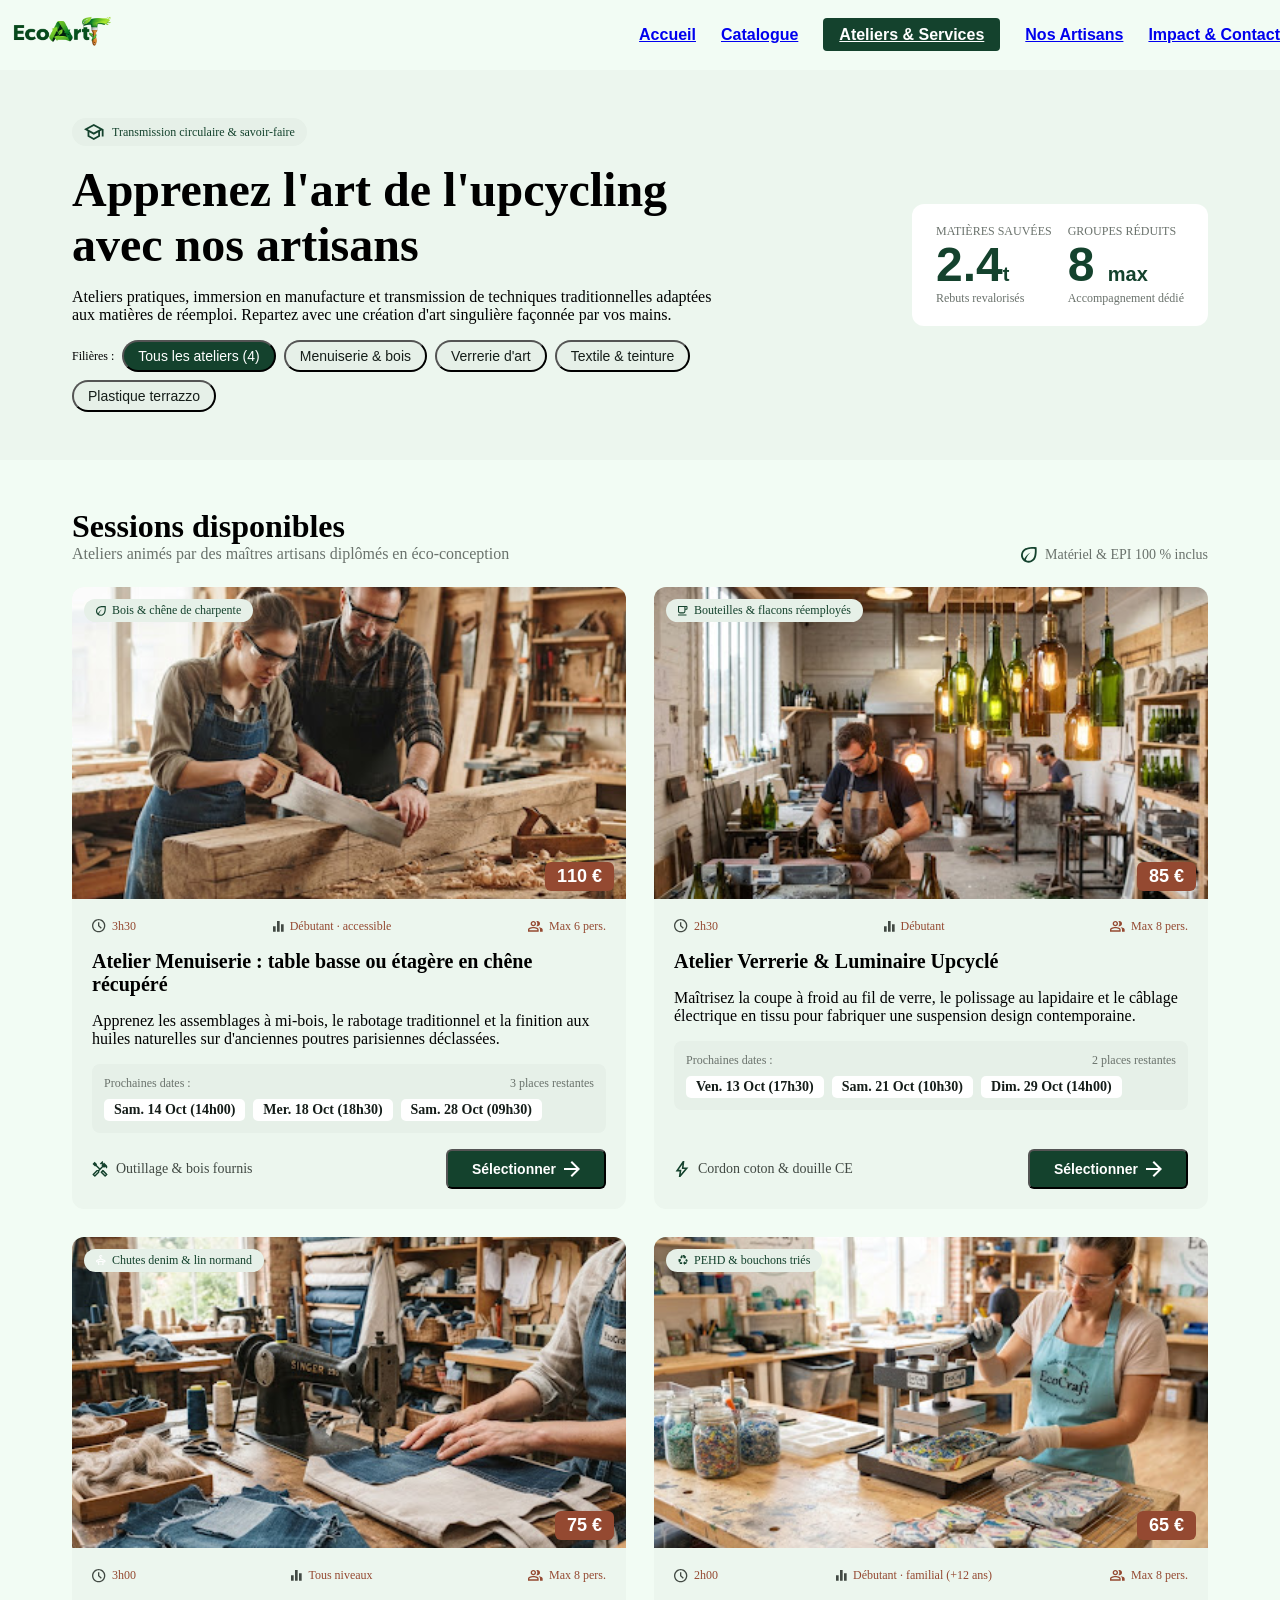
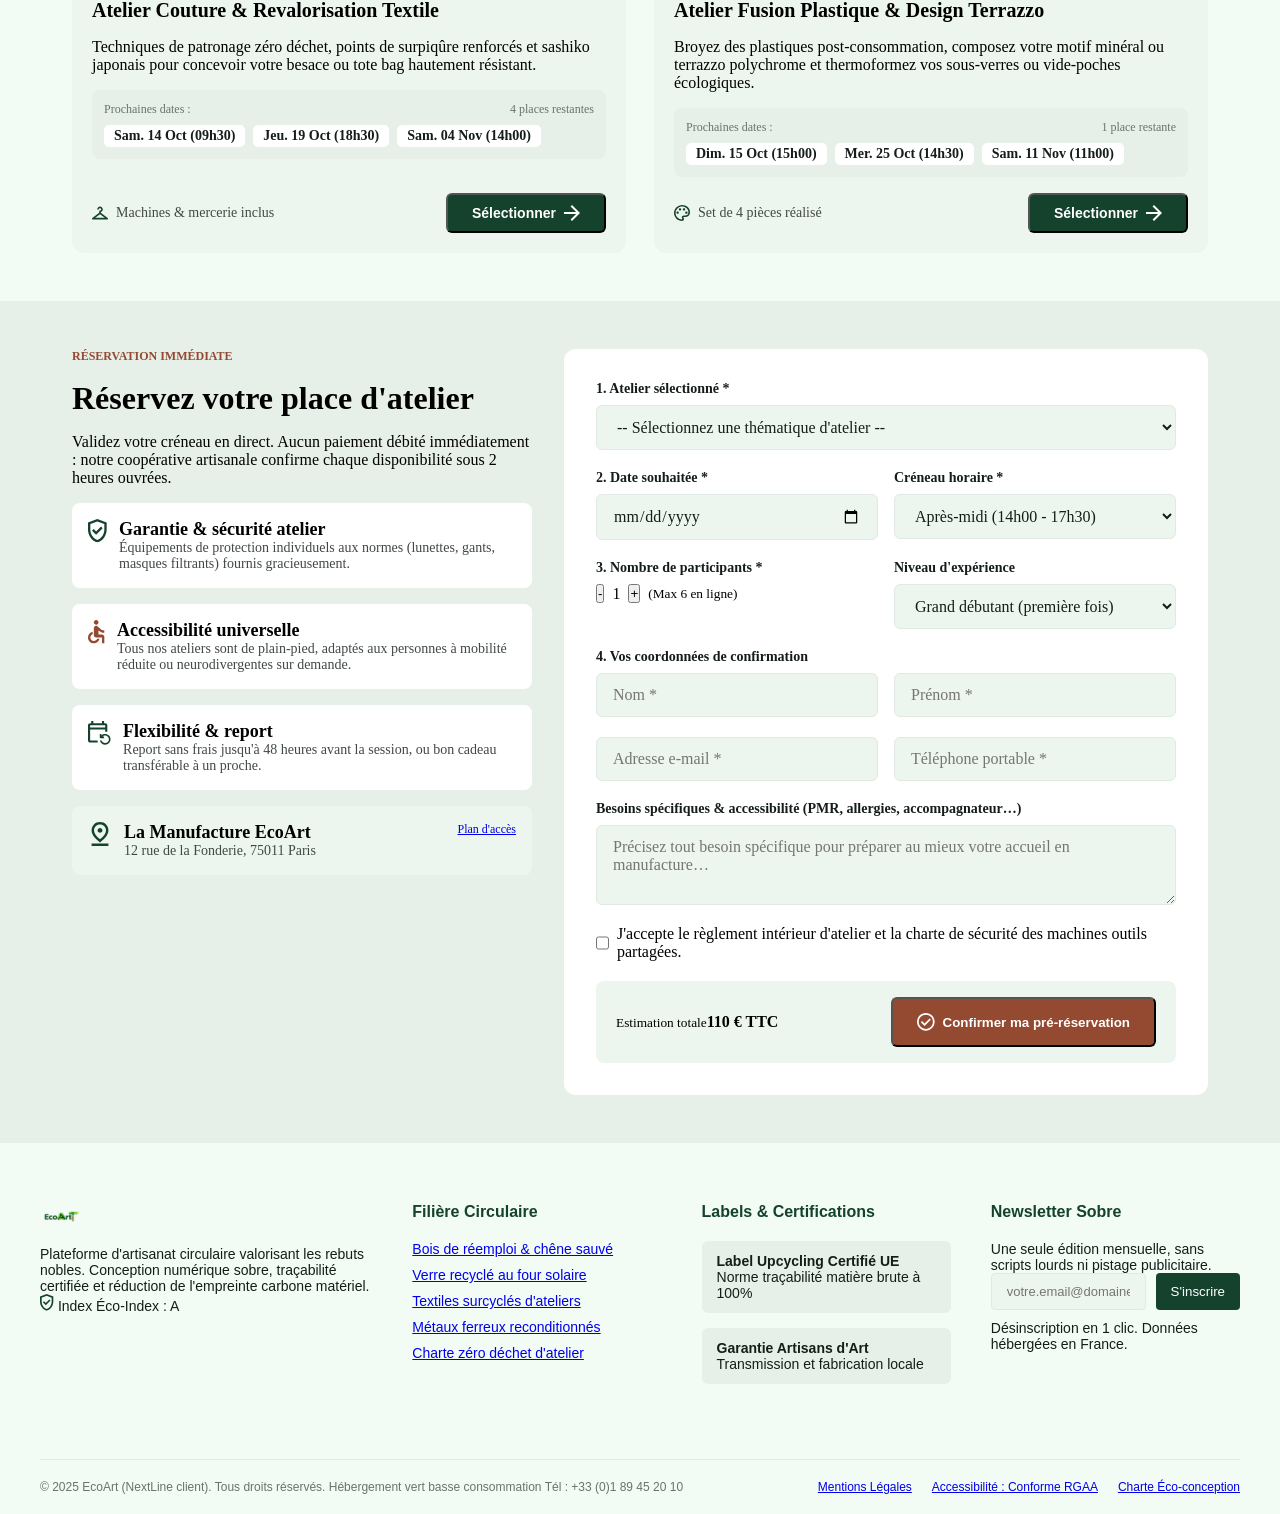
<file: service.html>
<!DOCTYPE html>
<html lang="fr">
  <head>
    <meta charset="UTF-8">
    <meta name="viewport" content="width=device-width, initial-scale=1.0">
    <title>Document</title>
    <link rel="stylesheet" href="CSS/service.css">
    <link rel="stylesheet" href="CSS/variables.css">
  </head>
  <body>


    <header class="header-1">
      <a href="index.html"><img src="assets/icons/logo.png" alt="Logo EcoArt" height="40" ></a>
      <nav class="places">
        <ul class="menu">
        <li><a href="index.html">Accueil</a></li>
        <li><a href="produit.html">Catalogue</a></li>
        <li><a href="service.html" class="btn-actif">Ateliers & Services</a></li>
        <li><a href="artisans.html" >Nos Artisans</a></li>
        <li><a href="impact.html">Impact & Contact</a></li>
        </ul>
      </nav>
    </header>

    <main>


    <div class="haut">
      <div class="contenu haut-contenu">

        <div class="haut-texte">
          <p class="petit-badge"><img src="assets/icons/service-icons/Icon.svg" width="20" height="20" alt="">Transmission circulaire & savoir-faire</p>
          <h1>Apprenez l'art de l'upcycling avec nos artisans</h1>
          <p>Ateliers pratiques, immersion en manufacture et transmission de techniques traditionnelles adaptées aux matières de réemploi. Repartez avec une création d'art singulière façonnée par vos mains.</p>

          <div class="filieres">
            <span>Filières :</span>
            <button class="tag tag-actif">Tous les ateliers (4)</button>
            <button class="tag">Menuiserie & bois</button>
            <button class="tag">Verrerie d'art</button>
            <button class="tag">Textile & teinture</button>
            <button class="tag">Plastique terrazzo</button>
          </div>
        </div>

        <div class="stats">
          <div>
            <p class="stats-titre">Matières sauvées</p>
            <p class="stats-chiffre">2.4<small>t</small></p>
            <p class="stats-note">Rebuts revalorisés</p>
          </div>
          <div>
            <p class="stats-titre">Groupes réduits</p>
            <p class="stats-chiffre">8 <small>max</small></p>
            <p class="stats-note">Accompagnement dédié</p>
          </div>
        </div>

      </div>
    </div>

    <div class="ateliers">
      <div class="contenu">

        <div class="ateliers-haut">
          <div>
            <h2>Sessions disponibles</h2>
            <p>Ateliers animés par des maîtres artisans diplômés en éco-conception</p>
          </div>
          <p class="inclus"><img src="assets/icons/service-icons/Icon (1).svg" width="16" height="16" alt="">Matériel & EPI 100 % inclus</p>
        </div>

      <div class="cartes">


        <div class="carte">
          <div class="carte-image">
            <img src="assets/image/service-1.svg" alt="Deux participants sciant une poutre en chêne">
            <div class="etiquette"><img src="assets/icons/service-icons/Icon (1).svg" width="16" height="16" alt=""><p>Bois & chêne de charpente</p></div>
            <p class="prix">110 €</p>
          </div>
        <ul class="infos">
          <li><img src="assets/icons/service-icons/Icon (3).svg" alt="">3h30</li>
          <li><img src="assets/icons/service-icons/Icon (4).svg" alt="">Débutant · accessible</li>
          <li><img src="assets/icons/service-icons/Icon (5).svg" alt="">Max 6 pers.</li>
        </ul>
        <h3>Atelier Menuiserie : table basse ou étagère en chêne récupéré</h3>
        <p>Apprenez les assemblages à mi-bois, le rabotage traditionnel et la finition aux huiles naturelles sur d'anciennes poutres parisiennes déclassées.</p>
          <div class="dates">
            <p class="dates-texte"><span>Prochaines dates :</span><span>3 places restantes</span></p>
            <ul class="liste-dates">
              <li>Sam. 14 Oct (14h00)</li>
              <li>Mer. 18 Oct (18h30)</li>
              <li>Sam. 28 Oct (09h30)</li>
            </ul>
          </div>
          <div class="carte-bas">
            <p class="inclus"><img src="assets/icons/service-icons/Icon (6).svg" width="16" height="16" alt="">Outillage & bois fournis</p>
            <button class="bouton">Sélectionner <img src="assets/icons/service-icons/Icon (7).svg" width="16" height="16" alt=""></button>
          </div>
        </div>


        <div class="carte">
          <div class="carte-image">
            <img src="assets/image/service-2.svg" alt="Artisan travaillant le verre à l'atelier">
            <p class="etiquette"><img src="assets/icons/service-icons/Container.svg" width="16" height="16" alt="">Bouteilles & flacons réemployés</p>
            <p class="prix">85 €</p>
          </div>
          <ul class="infos">
            <li><img src="assets/icons/service-icons/Icon (3).svg" alt="">2h30</li>
            <li><img src="assets/icons/service-icons/Icon (4).svg" alt="">Débutant</li>
            <li><img src="assets/icons/service-icons/Icon (5).svg" alt="">Max 8 pers.</li>
          </ul>
          <h3>Atelier Verrerie & Luminaire Upcyclé</h3>
          <p>Maîtrisez la coupe à froid au fil de verre, le polissage au lapidaire et le câblage électrique en tissu pour fabriquer une suspension design contemporaine.</p>
          <div class="dates">
            <p class="dates-texte"><span>Prochaines dates :</span><span>2 places restantes</span></p>
            <ul class="liste-dates">
              <li>Ven. 13 Oct (17h30)</li>
              <li>Sam. 21 Oct (10h30)</li>
              <li>Dim. 29 Oct (14h00)</li>
            </ul>
          </div>
          <div class="carte-bas">
            <p class="inclus"><img src="assets/icons/service-icons/Icon (8).svg" width="16" height="16" alt="">Cordon coton & douille CE</p>
            <button class="bouton">Sélectionner <img src="assets/icons/service-icons/Icon (7).svg" width="16" height="16" alt=""></button>
          </div>
          </div>

            <div class="carte">
              <div class="carte-image">
                <img src="assets/image/service-3.svg" alt="Atelier de couture avec machine à coudre et chutes de denim">
                <p class="etiquette"><img src="assets/icons/accueil-icons/Icon (10).svg" width="16" height="16" alt="">Chutes denim & lin normand</p>
                <p class="prix">75 €</p>
              </div>
              <ul class="infos">
              <li><img src="assets/icons/service-icons/Icon (3).svg" alt="">3h00</li>
              <li><img src="assets/icons/service-icons/Icon (4).svg" alt="">Tous niveaux</li>
              <li><img src="assets/icons/service-icons/Icon (5).svg" alt="">Max 8 pers.</li>
              </ul>
              <h3>Atelier Couture & Revalorisation Textile</h3>
              <p>Techniques de patronage zéro déchet, points de surpiqûre renforcés et sashiko japonais pour concevoir votre besace ou tote bag hautement résistant.</p>
              <div class="dates">
                <p class="dates-texte"><span>Prochaines dates :</span><span>4 places restantes</span></p>
                <ul class="liste-dates">
                  <li>Sam. 14 Oct (09h30)</li>
                  <li>Jeu. 19 Oct (18h30)</li>
                  <li>Sam. 04 Nov (14h00)</li>
                </ul>
              </div>
              <div class="carte-bas">
                <p class="inclus"><img src="assets/icons/service-icons/Icon (9).svg" width="16" height="16" alt="">Machines & mercerie inclus</p>
                <button class="bouton">Sélectionner <img src="assets/icons/service-icons/Icon (7).svg" width="16" height="16" alt=""></button>
              </div>
            </div>


            <div class="carte">
              <div class="carte-image">
                <img src="assets/image/service-4.svg" alt="Presse à thermoformer des plastiques recyclés">
                <p class="etiquette"><img src="assets/icons/accueil-icons/Icon (6).svg" width="16" height="16" alt="">PEHD & bouchons triés</p>
                <p class="prix">65 €</p>
              </div>
              <ul class="infos">
                <li><img src="assets/icons/service-icons/Icon (3).svg" alt="">2h00</li>
                <li><img src="assets/icons/service-icons/Icon (4).svg" alt="">Débutant · familial (+12 ans)</li>
                <li><img src="assets/icons/service-icons/Icon (5).svg" alt="">Max 8 pers.</li>
              </ul>
              <h3>Atelier Fusion Plastique & Design Terrazzo</h3>
              <p>Broyez des plastiques post-consommation, composez votre motif minéral ou terrazzo polychrome et thermoformez vos sous-verres ou vide-poches écologiques.</p>
              <div class="dates">
                <p class="dates-texte"><span>Prochaines dates :</span><span>1 place restante</span></p>
                <ul class="liste-dates">
                  <li>Dim. 15 Oct (15h00)</li>
                  <li>Mer. 25 Oct (14h30)</li>
                  <li>Sam. 11 Nov (11h00)</li>
                </ul>
              </div>
              <div class="carte-bas">
                <p class="inclus"><img src="assets/icons/service-icons/Icon (10).svg" width="16" height="16" alt="">Set de 4 pièces réalisé</p>
                <button class="bouton">Sélectionner <img src="assets/icons/service-icons/Icon (7).svg" width="16" height="16" alt=""></button>
              </div>
            </div>

          </div>
          </div>
        </div>


      <div class="reservation" id="reservation">
        <div class="contenu reservation-contenu">


          <div class="reservation-gauche">
            <p class="petit-titre">Réservation immédiate</p>
            <h2>Réservez votre place d'atelier</h2>
            <p>Validez votre créneau en direct. Aucun paiement débité immédiatement : notre coopérative artisanale confirme chaque disponibilité sous 2 heures ouvrées.</p>

            <div class="boite">
              <img src="assets/icons/service-icons/Icon (11).svg" width="24" height="24" alt="">
              <div>
                <h3>Garantie & sécurité atelier</h3>
                <p>Équipements de protection individuels aux normes (lunettes, gants, masques filtrants) fournis gracieusement.</p>
              </div>
            </div>

            <div class="boite">
              <img src="assets/icons/service-icons/Icon (12).svg" width="24" height="24" alt="">
              <div>
                <h3>Accessibilité universelle</h3>
                <p>Tous nos ateliers sont de plain-pied, adaptés aux personnes à mobilité réduite ou neurodivergentes sur demande.</p>
              </div>
            </div>

            <div class="boite">
            <img src="assets/icons/service-icons/Icon (13).svg" width="24" height="24" alt="">
              <div>
              <h3>Flexibilité & report</h3>
              <p>Report sans frais jusqu'à 48 heures avant la session, ou bon cadeau transférable à un proche.</p>
            </div>
          </div>

          <div class="boite boite-lieu">
            <img src="assets/icons/service-icons/Icon (14).svg" width="24" height="24" alt="">
            <div>
              <h3>La Manufacture EcoArt</h3>
              <p>12 rue de la Fonderie, 75011 Paris</p>
            </div>
          <a href="plan.html">Plan d'accès</a>
          </div>
        </div>


        <form class="formulaire" action="#" method="post">

        <div class="champ">
<label for="atelier">1. Atelier sélectionné *</label>
<select id="atelier" name="atelier" required>
<option value="">-- Sélectionnez une thématique d'atelier --</option>
<option value="menuiserie">Menuiserie – 110 €</option>
<option value="verrerie">Verrerie & luminaire – 85 €</option>
<option value="couture">Couture & textile – 75 €</option>
<option value="plastique">Plastique & terrazzo – 65 €</option>
</select>
        </div>

        <div class="ligne">
          <div class="champ">
            <label for="date">2. Date souhaitée *</label>
            <input type="date" id="date" name="date" required>
          </div>
          <div class="champ">
            <label for="creneau">Créneau horaire *</label>
            <select id="creneau" name="creneau" required>
            <option>Matin (09h30 - 13h00)</option>
            <option selected>Après-midi (14h00 - 17h30)</option>
            <option>Soir (18h30 - 21h30)</option>
          </select>
        </div>
      </div>

    <div class="ligne">
      <div class="champ">
        <label>3. Nombre de participants *</label>
        <div class="compteur">
          <button type="button">-</button>
          <output>1</output>
          <button type="button">+</button>
          <small>(Max 6 en ligne)</small>
        </div>
      </div>
      <div class="champ">
        <label for="niveau">Niveau d'expérience</label>
        <select id="niveau" name="niveau">
          <option>Grand débutant (première fois)</option>
          <option>Débutant</option>
          <option>Intermédiaire</option>
        </select>
      </div>
    </div>

    <div class="champ">
      <label>4. Vos coordonnées de confirmation</label>
      <div class="ligne">
        <input type="text" name="nom" placeholder="Nom *" required>
        <input type="text" name="prenom" placeholder="Prénom *" required>
      </div>
      <div class="ligne">
        <input type="email" name="email" placeholder="Adresse e-mail *" required>
        <input type="tel" name="tel" placeholder="Téléphone portable *" required>
      </div>
    </div>

    <div class="champ">
      <label for="besoins">Besoins spécifiques & accessibilité (PMR, allergies, accompagnateur…)</label>
      <textarea id="besoins" name="besoins" rows="3" placeholder="Précisez tout besoin spécifique pour préparer au mieux votre accueil en manufacture…"></textarea>
    </div>

    <div class="case">
      <input type="checkbox" id="terms" required>
      <label for="terms">J'accepte le règlement intérieur d'atelier et la charte de sécurité des machines outils partagées.</label>
    </div>

    <div class="envoi">
      <p class="total"><small>Estimation totale</small><strong>110 € <span>TTC</span></strong></p>
      <button type="submit" class="bouton-envoi"><img src="assets/icons/service-icons/Icon (15).svg" width="18" height="18" alt="">Confirmer ma pré-réservation</button>
    </div>

  </form>

  </div>
  </div>

  </main>
  <footer class="site-footer">
        <div class="footer-top">
            <div class="footer-col brand">
                <div class="brand-logo">
                    <img src="assets\icons\logo.png" alt="Logo" width="24">
                </div>
                <p>Plateforme d'artisanat circulaire valorisant les rebuts nobles. Conception numérique sobre, traçabilité certifiée et réduction de l'empreinte carbone matériel.</p>
                <div class="eco-badge">
                    <img src="assets/icons/artisans-icons/Icon (1).svg" alt="Check" width="14"> Index Éco-Index : A
                </div>
            </div>
            
            <div class="footer-col links">
                <h3>Filière Circulaire</h3>
                <ul>
                    <li><a href="#">Bois de réemploi & chêne sauvé</a></li>
                    <li><a href="#">Verre recyclé au four solaire</a></li>
                    <li><a href="#">Textiles surcyclés d'ateliers</a></li>
                    <li><a href="#">Métaux ferreux reconditionnés</a></li>
                    <li><a href="#">Charte zéro déchet d'atelier</a></li>
                </ul>
            </div>
            
            <div class="footer-col certifications">
                <h3>Labels & Certifications</h3>
                <div class="cert-card">
                    <strong>Label Upcycling Certifié UE</strong>
                    <p>Norme traçabilité matière brute à 100%</p>
                </div>
                <div class="cert-card">
                    <strong>Garantie Artisans d'Art</strong>
                    <p>Transmission et fabrication locale</p>
                </div>
            </div>
            
            <div class="footer-col newsletter">
                <h3>Newsletter Sobre</h3>
                <p class="news-desc">Une seule édition mensuelle, sans scripts lourds ni pistage publicitaire.</p>
                <form action="#" method="POST" class="news-form">
                    <input type="email" placeholder="votre.email@domaine.fr" required>
                    <button type="submit">S'inscrire</button>
                </form>
                <p class="privacy-note">Désinscription en 1 clic. Données hébergées en France.</p>
            </div>
        </div>

        <div class="footer-bottom">
            <div class="copyright">
                © 2025 EcoArt (NextLine client). Tous droits réservés. Hébergement vert basse consommation Tél : +33 (0)1 89 45 20 10
            </div>
            <div class="legal-links">
                <a href="#">Mentions Légales</a>
                <a href="#">Accessibilité : Conforme RGAA</a>
                <a href="#">Charte Éco-conception</a>
            </div>
        </div>
    </footer>

  </body>
</html>
</file>
<file: CSS/variables.css>
:root{
  
  /*le colore */
  --titre-icon: #14422D;
  --primary-medium: #2d5a43;
  --primary-over: #2d5a43;
  --carte-colore: #ECF6EE;
  --paragraphe: #414943; 
  --soustitre-botun: #944931;
  --colore-fond: #F2FCF4; 

    
  /* Packground et les pordare */
  --background-color: #F2FCF4; 
  --background-meyne: #E6F0E8;       
  --surface-soft: #ecf6ee;       
  --surface-foncée: #14422d; 
  --border-color: #e0eae2; 
  
  
  /* les colore de teste */
  --text-color: #151d19; 
  --text-muted: #6a726c;
  --test-p : #414943;  
  --test-delavee : #717973 ;         
  --text-on-primary: #ffffff;       
  --link-color: #14422d;
  --text-red: #944931;




  /* la tai de texte */
  --font-xs: 0.75rem;         
  --font-sm: 0.875rem;        
  --font-base: 1rem;          
  --font-md: 1.125rem;      
  --font-lg: 1.25rem;        
  --font-xl: 2rem;            
  --font-2xl: 3rem;           
  --font-3xl: 3.5rem;
  /* --font-size-4xl: 3.5rem;
  --font-size-5xl: 3.5rem;
  --font-size-6xl: 3.5rem; */


  /*la police de text */
  --font-main :"Space Grotesk", sans-serif;
  --font-second :" Atkinson Hyperlegible Next",arial;
}
</file>
<file: CSS/artisans.css>
@import url('https://fonts.googleapis.com/css2?family=Space+Grotesk:wght@300..700&display=swap');

* {
  box-sizing: border-box;
  margin: 0;
  padding: 0;
}

html {
  scroll-behavior: smooth;
}

body {
  font-family: var(--font-main);
  color: var(--text-color);
  background-color: var(--colore-fond);
}

li {
  list-style: none;
}

a {
  text-decoration: none;
  color: var(--paragraphe);
  font-size: var(--font-sm);
  font-weight: 500;
}

.header-1 {
  display: flex;
  justify-content: space-between;
  align-items: center;
  background-color: var(--colore-fond);
  padding: 15px 40px;
  position: fixed;
  top: 0;
  left: 0;
  width: 100%;
  z-index: 1000;
}

.header-1 img {
  height: 40px;
  width: auto;
  object-fit: contain;
}

.brand-logo img,
.footer-logo img {
  height: 28px;
  width: auto;
  object-fit: contain;
}

.pos1 {
  display: flex;
  justify-content: space-around;
  gap: 10px;
}

.menu {
  display: flex;
  align-items: center;
  gap: 25px;
}

.btn-actif {
  background-color: var(--surface-foncée);
  color: var(--text-on-primary);
  padding: 8px 16px;
  border-radius: 4px;
}

.btn-actif:hover {
  background-color: var(--primary-hover);
}

.menu-checkbox {
  display: none;
}

.hamburger {
  display: none;
  font-size: 30px;
  cursor: pointer;
  color: var(--titre-icon);
}

.m {
  background-color: var(--background-color);
  padding: 100px 60px 40px;
}

.hero-section {
  display: grid;
  grid-template-columns: 1fr 400px;
  gap: 40px;
  margin-bottom: 50px;
}

.tag-badge {
  display: inline-block;
  background-color: var(--background-meyne);
  color: var(--titre-icon);
  padding: 6px 12px;
  border-radius: 20px;
  font-size: var(--font-xs);
  font-weight: 600;
  margin-bottom: 15px;
}

.hero-content h1 {
  font-size: var(--font-2xl);
  color: var(--titre-icon);
  margin-bottom: 20px;
  line-height: 1.1;
}

.hero-content p {
  font-size: var(--font-md);
  color: var(--paragraphe);
  margin-bottom: 30px;
  line-height: 1.6;
  max-width: 90%;
}

.filters {
  display: flex;
  flex-wrap: wrap;
  gap: 10px;
}

.filter-btn {
  background-color: var(--text-on-primary);
  color: var(--titre-icon);
  padding: 8px 16px;
  border-radius: 20px;
  border: 1px solid var(--border-color);
  font-size: var(--font-sm);
}

.filter-btn.active {
  background-color: var(--surface-foncée);
  color: var(--text-on-primary);
  border-color: var(--surface-foncée);
}

.charter-box {
  background-color: var(--text-on-primary);
  padding: 25px;
  border-radius: 12px;
  box-shadow: 0 4px 15px rgba(0, 0, 0, 0.03);
  border: 1px solid var(--border-color);
}

.charter-header {
  display: flex;
  justify-content: space-between;
  align-items: center;
  margin-bottom: 15px;
}

.charter-header h2 {
  font-size: var(--font-xs);
  color: var(--titre-icon);
  letter-spacing: 1px;
}

.audit-badge {
  color: var(--primary-medium);
  background-color: var(--surface-soft);
  padding: 4px 8px;
  border-radius: 12px;
  font-size: var(--font-xs);
  font-weight: bold;
}

.charter-desc {
  font-size: var(--font-sm);
  color: var(--text-muted);
  margin-bottom: 20px;
  line-height: 1.5;
}

.stats-grid-small {
  display: flex;
  gap: 20px;
  border-bottom: 1px solid var(--border-color);
  padding-bottom: 20px;
}

.stat-number {
  font-size: var(--font-xl);
  color: var(--titre-icon);
  font-weight: bold;
}

.stat-item h3 {
  font-size: var(--font-xs);
  color: var(--text-muted);
  font-weight: normal;
}

.artisans-grid {
  display: grid;
  grid-template-columns: repeat(2, 1fr);
  gap: 30px;
}

.artisan-card {
  background-color: var(--text-on-primary);
  border-radius: 12px;
  padding: 30px;
  box-shadow: 0 4px 15px rgba(0, 0, 0, 0.03);
  border: 1px solid var(--border-color);
}

.artisan-header {
  display: flex;
  align-items: flex-start;
  gap: 15px;
  margin-bottom: 20px;
  position: relative;
}

.artisan-avatar {
  width: 60px;
  height: 60px;
  border-radius: 50%;
  object-fit: cover;
}

.artisan-title .category {
  font-size: 10px;
  color: var(--text-muted);
  font-weight: bold;
  text-transform: uppercase;
}

.artisan-title h2 {
  font-size: var(--font-lg);
  color: var(--titre-icon);
  margin: 2px 0;
}

.artisan-title h4 {
  font-size: var(--font-sm);
  color: var(--text-muted);
  font-weight: normal;
}

.status-badge {
  position: absolute;
  right: 0;
  top: 0;
  background-color: var(--surface-foncée);
  color: var(--text-on-primary);
  padding: 5px 10px;
  border-radius: 15px;
  font-size: 11px;
  font-weight: bold;
}

.quote {
  font-size: var(--font-sm);
  color: var(--paragraphe);
  line-height: 1.6;
  margin-bottom: 20px;
}

.artisan-tags {
  display: flex;
  flex-wrap: wrap;
  gap: 10px;
  margin-bottom: 25px;
}

.artisan-tags span {
  font-size: 12px;
  padding: 6px 12px;
  border-radius: 20px;
  font-weight: 500;
}

.tag-green {
  background-color: var(--carte-colore);
  color: var(--primary-medium);
}

.tag-red {
  background-color: #FDEDEC;
  color: #C0392B;
}

.creations h4 {
  font-size: 11px;
  color: var(--text-muted);
  margin-bottom: 15px;
}

.creation-images {
  display: grid;
  grid-template-columns: repeat(3, 1fr);
  gap: 10px;
  margin-bottom: 25px;
}

.creation-images figure {
  margin: 0;
  position: relative;
}

.creation-images img {
  width: 100%;
  height: 120px;
  object-fit: cover;
  border-radius: 8px;
}

.creation-images figcaption {
  position: absolute;
  bottom: 5px;
  left: 5px;
  background-color: var(--text-on-primary);
  padding: 2px 6px;
  border-radius: 4px;
  font-size: 10px;
  font-weight: bold;
  color: var(--titre-icon);
}

.card-actions {
  display: flex;
  justify-content: space-between;
  align-items: center;
  border-top: 1px solid var(--border-color);
  padding-top: 20px;
}

.explore-link {
  color: var(--link-color);
  font-size: var(--font-sm);
  font-weight: 600;
}

.reserve-btn {
  background-color: var(--soustitre-botun);
  color: var(--text-on-primary);
  border: none;
  padding: 10px 20px;
  border-radius: 6px;
  font-weight: bold;
  cursor: pointer;
}

.reserve-btn:hover {
  opacity: 0.9;
}

.cartographie-section {
  display: flex;
  justify-content: space-between;
  align-items: center;
  gap: 50px;
  background-color: var(--background-meyne);
  padding: 40px;
  border-radius: 12px;
  margin: 40px 0;
  width: 100%;
}

.cartographie-text {
  flex: 1;
}

.map-container {
  flex: 1;
  background: white;
  padding: 20px;
  border-radius: 12px;
  box-shadow: 0 4px 15px rgba(0, 0, 0, 0.05);
}

.badge-territoire {
  display: inline-flex;
  align-items: center;
  gap: 8px;
  font-size: var(--font-sm);
  font-weight: 700;
  color: var(--titre-icon);
  text-transform: uppercase;
  margin-bottom: 15px;
}

.cartographie-text h2 {
  font-size: var(--font-xl);
  margin: 0 0 20px 0;
  color: var(--text-color);
}

.cartographie-text p {
  color: var(--text-muted);
  font-size: var(--font-md);
  margin-bottom: 40px;
}

.stats-grid {
  display: flex;
  gap: 40px;
}

.stat-block {
  display: flex;
  flex-direction: column;
}

.stat-number {
  font-size: var(--font-xl);
  font-weight: 700;
  color: var(--titre-icon);
  line-height: 1;
}

.stat-label {
  font-size: var(--font-sm);
  color: var(--text-muted);
  margin-top: 5px;
}

.map-header {
  display: flex;
  justify-content: space-between;
  align-items: center;
  margin-bottom: 15px;
}

.network-status {
  display: flex;
  align-items: center;
  gap: 6px;
  font-size: var(--font-sm);
  font-weight: 600;
}

.green-dot {
  width: 8px;
  height: 8px;
  background-color: #10b981;
  border-radius: 50%;
  display: inline-block;
}

.map-iframe {
  width: 100%;
  height: 250px;
  border: none;
  border-radius: 8px;
}

.map-footer {
  display: flex;
  justify-content: space-between;
  align-items: center;
  margin-top: 15px;
  font-size: var(--font-sm);
}

.site-footer {
  background-color: var(--background-color);
  color: var(--text-color);
  font-family: var(--font-second);
  padding: 60px 40px 20px 40px;
  font-size: var(--font-sm);
}

.footer-top {
  display: grid;
  grid-template-columns: 2fr 1.5fr 1.5fr 1.5fr;
  gap: 40px;
  margin-bottom: 60px;
}

.brand-logo {
  display: flex;
  align-items: center;
  gap: 10px;
  margin-bottom: 15px;
}

.eco-badge-footer {
  display: inline-flex;
  align-items: center;
  gap: 8px;
  background-color: var(--background-meyne);
  padding: 6px 12px;
  border-radius: 20px;
  font-weight: 600;
  font-size: var(--font-xs);
  color: var(--titre-icon);
}

.footer-col h3 {
  color: var(--titre-icon);
  font-size: var(--font-base);
  margin-bottom: 20px;
  font-weight: 600;
}

.links ul {
  padding: 0;
  margin: 0;
}

.links li {
  margin-bottom: 10px;
}

.cert-card {
  background-color: var(--background-meyne);
  padding: 12px 15px;
  border-radius: 6px;
  margin-bottom: 15px;
}

.news-form {
  display: flex;
  gap: 10px;
  margin-bottom: 10px;
}

.news-form input {
  flex: 1;
  padding: 10px 15px;
  border: 1px solid var(--border-color);
  border-radius: 4px;
  font-size: 13px;
}

.news-form button {
  background-color: var(--surface-foncée);
  color: var(--text-on-primary);
  border: none;
  padding: 10px 15px;
  border-radius: 4px;
  cursor: pointer;
}

.footer-bottom {
  display: flex;
  justify-content: space-between;
  align-items: center;
  padding-top: 20px;
  border-top: 1px solid var(--border-color);
  font-size: var(--font-xs);
  color: var(--text-muted);
}

.legal-links {
  display: flex;
  gap: 20px;
}



@media (max-width: 1024px) {
  .hero-section {
    grid-template-columns: 1fr;
  }

  .artisans-grid {
    grid-template-columns: 1fr;
  }

  .cartographie-section {
    flex-direction: column;
  }

  .map-container {
    width: 100%;
  }

  .footer-top {
    grid-template-columns: 1fr 1fr;
  }
}

@media (max-width: 768px) {
  .header-1 {
    padding: 15px 20px;
  }

  .m {
    padding: 90px 20px 40px;
  }

  .hamburger {
    display: block;
  }

  .places {
    display: none;
    position: absolute;
    top: 70px;
    left: 0;
    width: 100%;
    background-color: var(--colore-fond);
    padding: 20px 0;
    box-shadow: 0 10px 15px rgba(0, 0, 0, 0.05);
  }

  .places .menu {
    flex-direction: column;
    gap: 20px;
  }

  .menu-checkbox:checked~.places {
    display: block;
  }

  .footer-top {
    grid-template-columns: 1fr;
  }

  .footer-bottom {
    flex-direction: column;
    gap: 10px;
    text-align: center;
  }
}
</file>
<file: CSS/impact.css>
@import url('https://fonts.googleapis.com/css2?family=Space+Grotesk:wght@300..700&display=swap');

main{
    display: flex;
    flex-direction: column;
    gap: 16px;
    background-color: var(--background-color);
    padding-left: 8px;
    padding-right: 8px;
    position: absolute;
    margin-top: 12px;
    
}

p{
    font-family: var(--font-second);
    color: var(--paragraphe);
    font-size: var(--font-size-lg);
}
 h2,h3,h4,h1{
    font-family: var(--font-main);
    color: var(--titre-icon);
}
.ContextIndicator h3{
    font-size: 10px;
}
h2{
    font-size: 28px;
}
h3{
    font-size: var(--font-sm);
}

img .icons{
    height: 20px;
    width: auto;
}
.statiIcon {
    display: flex;
    gap: 8px;
    background-color: #E1EBE3;
    padding-left: 5px;
    border-radius: 12px;
    margin-right: auto;  
}
h2{
    color: #14422D;
}
.ContextIndicator {
    display: flex;
    flex-direction: column;
    gap: 8px;
   
}
.matricUp1 .para2{ 
    color: #944931;
    background-color: var(--background-color);
    border-radius: 12px;
    
}
.matric h2{
    color: #000;
}
.matricUp .para2{
    background-color: var(--background-color);
    border-radius: 12px;
}
.matricDown1 .para1{
    color: #944931;
    font-size: var(--font-2xl);
    margin: 0px 0px 0px 0px;
    font-family: var(--font-main);
    font-size: 2.5rem;
}
.matricDown .para1{
    
    font-size: var(--font-2xl);
    margin: 0px 0px 0px 0px;
    font-size: 2.5rem;
    color: var(--titre-icon);
}
.co2{
    font-size: 1rem;
    color: #14422D;
}
.kg{
    font-size: 1rem;
    color: var(--soustitre-botun);
}
.ContextIndicator h1{
    font-size: var(--font-2xl);
    margin-top: 2px;
    
}
.ContextIndicator p{
    font-size: var(--font-size-lg);
    margin-top: 3px;
}
.miseJour{
    display: flex;
    background-color: #E1EBE3;
    flex-direction: row;
    border-radius: 16px;
    width: 190px;
    gap: 8px;
    margin-right: auto;
    margin-bottom: 8px;
    
}
.miseJour p{
    font-size: var(--font-xs);
    
}

.icons{
    height: auto;
    width: 15px;
}

.scoreboard{
    display: flex;
    flex-direction: column;
    gap: 8px;
}
.matric{
    
    background-color: #E1EBE3;
    padding-left: 16px;
    border-radius: 12px;
}
.matricUp{
    display: flex;
    flex-direction: row;
    justify-content: space-between;
    padding-right: 16px;
}
.matricUp1{
    display: flex;
    flex-direction: row;
    justify-content: space-between;
    padding-right: 16px;
}
.leftColumn{
    background-color: var(--surface-soft);
    border-radius: 12px;
    padding: 8px;
}
.typologie_up{
    display: flex;
    justify-content: space-between;
}
.typologie_right{
    display: flex;
    gap: 8px;
    align-items: center;
}
#typologie_para{
    margin-top: 1px;
}
.stat{
    display: flex;
    justify-content: space-between;
}
.statBar{
    display: flex;
    gap: 8px;
}
.bg_1{
    background-color: #14422D;
    height: 10px;
    width: 200px;
    border-radius: 12px; 
}
#stat p{
    color: #14422D;
}
.bg_2{
    background-color: #944931;
    height: 10px;
    width: 130px;
    border-radius: 12px;   
}
#stat2 p{
    color: #944931;
}
.bg_3{
    background-color: #3A674F;
    height: 10px;
    width: 100px; 
    border-radius: 12px; 
}
#stat3 p{
    color: #3A674F;
}
.bg_4{
    background-color: #FD9D80;
    height: 10px;
    width: 80px;border-radius: 12px; 
}
#stat4 p{
    color: #FD9D80;
}
.redpara{
    color: var(--soustitre-botun);
}
.infographic_left{
    display: flex;
    gap: 16px;
    
    
}
a{
    color: var(--link-color);
    
}
#arowLink{
    height: 12px;
    width: auto;
}
.rightColumn{
    display: flex;
    flex-direction: column;
    justify-content: space-between;
    margin-top: 16px;
    

}
.certification{
    background-color: var(--surface-foncée); 
    border-radius: 12px; 
     padding: 16px;
}
.pWhite{
    color: #9FCFB2;
}
#whiteH2{
    color: #fff;
}
div .norme p{
    color: #fff;
    font-size: var(--font-sm);
}
.audit{
    display: flex;
    flex-direction: column;
   
    
}
.auditUp{
    display: flex;
    justify-content: space-between;
}
.norme{
    display: flex;
    flex-direction: column;
    border-top: solid #fff 1px;
}
.normeIcon{
    display: flex;
    gap :16px;
}
.matiere{
    display: flex;
    gap: 16px;
    margin-top: 8px;
    background-color: var(--surface-soft);
    padding: 16px;
    border-radius: 12px;
}
.matiere p,h2{
    margin-bottom: 1px;
    margin-top: 1px;
    font-size: var(--font-md);
    
}
 #matiere_p1{
    color: var(--soustitre-botun);
    font-family: var(--font-main);
    size: 40px;
}
.locaIcon{
    display: flex;
    gap: 8px;
}
.locaIcon p {

    font-family: var(--font-main);
    color: var(--soustitre-botun);
    font-size: var(--font-sm);
    margin-top: 16px;
}

.iconInfo_contr{
    display: flex;
    gap: 16px;
}
.iconInfo_contr p{
    margin-top: 1px;
    margin-bottom: 1px;
}
.iconInfo{
    display: flex;
    flex-direction: column;
    gap: 16px;
}
.infoImg img{
    width: 100%;
    height: auto;
}
.partInfo{
    background-color: var(--background-meyne);
    padding: 16px;
}
/* iputs*/
.lesInput
.input_Titre_Icon{
    display: flex;
    gap: 8px;
}
.input_Titre_Icon p{
    font-size: var(--font-size-xs);
    
}
.input_nom{
    display: flex;
    flex-direction: column;
    
}
.input_1{
    display: flex;
    flex-direction: column;
    gap: 8px;
}
.input_nom input{
    background-color: #fff;
    border: solid rgb(237, 237, 237);
    border-radius: 8px;
    height: 48px;
    font-family: var(--font-main);
    padding-left: 8px;
}
label{
    font-family: var(--font-main);
}

select{
     background-color: #fff;
    border: solid rgb(237, 237, 237);
    border-radius: 8px;
    width: 100%;
    height: 48px;
    font-family: var(--font-main);
    padding-left: 8px;
}
.categorie{
    display: flex;
    flex-direction: column;

}
.lesInput{
    display: flex;
    flex-direction: column;
    gap: 16px;
}
textarea{
    width: 95%;
    height: 128px;
    resize: none;
    font-family: var(--font-main);
    font-size:medium;
    padding: 8px;
    border: solid rgb(237, 237, 237);

}

.input_2{
    display: flex;
    flex-direction: column;
}

button{
    width: 100%;
    height: 48px;
    background-color: var(--soustitre-botun);
    border-radius: 8px;
    border: none;
    color: #fff;
    display: flex;
    flex-direction: row;
    justify-content: center;
    align-items: center;
    gap: 16px;
    margin-top: 8px;
}
.checkIcon{
    display: flex;
    gap: 16px;
    justify-content: center;
    
}
.cartMap iframe{
    width: 100%;
    height: 160px;
}

.quetion-1 option{
    width: 100%;
}
.mapIcon{
    display: flex;
    flex-direction: row;
    gap: 8px;
}
.mapIcon_bg{
    background-color: #E6F0E8;
    border-radius: 12px;
    height: 150px;
    padding: 8px;
    position: relative;
    

}
.mapIcon_bg a{
    color: var(--soustitre-botun);
    
}
a img{
    width: 100%;
    height: 10px;
}
.final p{
    color: var(--soustitre-botun);
    display: flex;
    justify-content: center;
}
.final select{
    background-color: var(--background-color);
    border: none;
}
#lastP{
    margin: -9px 0px 4px;
    font-size: var(--font-sm);
}
/* -------------------------------------------*/

.header-1 {
  display: flex;
  justify-content: space-between;
  align-items: center;
  background-color: var(--colore-fond);
  position: sticky;
  top: 0;
  left: 0;
  width: 100%;
  height: 70px;
  margin-right: 16px;
  z-index: 1000;
  font-family: var(--font-main);
  font-weight: bold;
}
li{
    list-style: none;
    
}
.header-1 img {
  height: 80px;
  width: auto;
  object-fit: contain;
}

.pos1 {
  display: flex;
  justify-content: space-around;
  gap: 10px;
}

.menu {
  display: flex;
  align-items: center;
  gap: 25px;
}

.btn-actif {
  background-color: var(--surface-foncée);
  color: var(--text-on-primary);
  padding: 8px 16px;
  border-radius: 4px;
}

.btn-actif:hover {
  background-color: var(--primary-hover);
}

.menu-checkbox {
  display: none;
}

.hamburger {
  display: none;
  font-size: 30px;
  cursor: pointer;
  color: var(--titre-icon);
}

/* Responsive Header */
@media (max-width: 768px) {
  .header-1 {
    padding: 15px 20px;
  }

  .hamburger {
    display: block;
  }
 
  .places {
    display: none;
    position: absolute;
    top: 70px;
    left: 0;
    width: 100%;
    background-color: var(--colore-fond);
    padding: 20px 0;
    box-shadow: 0 10px 15px rgba(0, 0, 0, 0.05);
  }

  .places .menu {
    flex-direction: column;
    gap: 20px;
  }

  .menu-checkbox:checked ~ .places {
    display: block;
  }
}

.site-footer {
  background-color: var(--background-color);
  color: var(--text-color);
  font-family: var(--font-second);
  padding: 60px 40px 20px;
  font-size: var(--font-sm);
}

.footer-top {
  display: grid;
  grid-template-columns: 2fr 1.5fr 1.5fr 1.5fr;
  gap: 40px;
  margin-bottom: 60px;
}

.brand-logo {
  display: flex;
  align-items: center;
  gap: 10px;
  margin-bottom: 15px;
}

.brand-logo img,
.footer-logo img {
  height: 28px;
  width: auto;
  object-fit: contain;
}

.eco-badge-footer {
  display: inline-flex;
  align-items: center;
  gap: 8px;
  background-color: var(--background-meyne);
  padding: 6px 12px;
  border-radius: 20px;
  font-weight: 600;
  font-size: var(--font-xs);
  color: var(--titre-icon);
}

.footer-col h3 {
  color: var(--titre-icon);
  font-size: var(--font-base);
  margin-bottom: 20px;
  font-weight: 600;
}

.links ul {
  padding: 0;
  margin: 0;
}

.links li {
  margin-bottom: 10px;
}

.cert-card {
  background-color: var(--background-meyne);
  padding: 12px 15px;
  border-radius: 6px;
  margin-bottom: 15px;
}

.news-form {
  display: flex;
  gap: 10px;
  margin-bottom: 10px;
}

.news-form input {
  flex: 1;
  padding: 10px 15px;
  border: 1px solid var(--border-color);
  border-radius: 4px;
  font-size: 13px;
}

.news-form button {
  background-color: var(--surface-foncée);
  color: var(--text-on-primary);
  border: none;
  padding: 10px 15px;
  border-radius: 4px;
  cursor: pointer;
}

.footer-bottom {
  display: flex;
  justify-content: space-between;
  align-items: center;
  padding-top: 20px;
  border-top: 1px solid var(--border-color);
  font-size: var(--font-xs);
  color: var(--text-muted);
}

.legal-links {
  display: flex;
  gap: 20px;
}

/* Responsive Footer */
@media (max-width: 1024px) {
  .footer-top {
    grid-template-columns: 1fr 1fr;
  }
}

@media (max-width: 768px) {
  .footer-top {
    grid-template-columns: 1fr;
  }

  .footer-bottom {
    flex-direction: column;
    gap: 10px;
    text-align: center;
  }
}
@media (min-width: 768px){

    main{
        display: flex;
        flex-direction: column;
        gap: 24px;
        margin: 0px 8px 0px 8px;
    }
    h2{
       font-size: var(--font-size-xs);
    }
   .scoreboard{
    display: grid;
    grid-template-rows: 1fr 1fr;
    grid-template-columns: 1fr 1fr;
    gap: 24px;
   }
   .matricDown1 .para1,.matricDown .para1{
    font-size: var(--font-xl)
   }
   .matricUp1 .para2, .matricUp .para2{
    font-size: var(--font-xs);
   }
   .miseJour{
    width: 200px;
    padding-left: 16px;
   }
   div .typologie_right{
    margin-right: 16px;
   }
   .bg_1{
    width: 269px;
   }
   .bg_2{
    width: 168px;
   }
   .bg_3{
    width: 134px;
   }
   .bg_4{
    width: 100px;
   }
   .leftColumn{
    display: flex;
    flex-direction: column;
    gap: 16px;
   }
   .rightColumn{
    
    gap: 16px;
   }
   .matiere_para{
    display: flex;
    flex-direction: column;
    gap: 8px;
   }
   .partInfo{
    padding: 40px;
   }
   .input_1{
    display: flex;
    flex-direction: row;
   }
   
   .input_nom{
    width: 100%;
   }
   .lesInput label{
    margin-left: 8px;
    font-size: var(--font-xs);
    margin-bottom: 4px;
   }
   .checkBotton{
    display: flex;
    flex-direction: row;
    justify-content: space-between;
   }
   .checkIcon{
    align-items: center;
   }
   textarea{
    width: 97%;
   }
    .cartMap iframe{
    height: 360px;
    
   }
   .mapIcon_bg{
    bottom: 160px;
    left: 16px;
    height: 130px;
    width: 300px;
   }
   .cartMap{
    margin-bottom: -160px;
   }
   .final p{
    font-size: var(--font-sm);
   }
   .final h2{
    display: flex;
    justify-content: center;
    font-size: var(--font-lg);
    margin-bottom: 8px;
   }
   @media (min-width : 1024px){
    .ContextIndicator{
        margin-right: 12px;
    }
    .first{
        display: flex;
        flex-direction: row;
        gap: 16px;
    }
    .ContextIndicator h1{
        font-size: 49px;
        margin-bottom: 1px;
    }
    .ContextIndicator p{
        padding-right: 50px;
    }
    .miseJour{
        height: 50px;
        align-self: flex-end;
       
    }
    .miseJour p{
        font-size: 11px;
    }
    .scoreboard{
        display: grid;
        grid-template-columns: repeat(4, 1fr);
        grid-template-rows: 0fr;
        gap: 16px;
    }
    .methodology{
        display: flex;
        flex-direction: row;
        gap: 16px;
    }
    .normeIcon{
        margin: -14px;
        font-size: var(--font-sm);
        padding-left: 16px;
        
    }
    .photo{
        width: 15px;
    }
    .certification{
        display: flex;
        flex-direction: column;
        gap: 109px;
        margin-top: -16px;
    }
    .norme{
        padding-top: 16px;
    }
    .informations{
        display: flex;
        flex-direction: row;
        
    }
    .lesInput{
        padding: 16px;
        margin-left: -40px;
        padding-top: 100px;
    }
    .partInfo{
        margin-right: 60px;
        padding: 28px;
    }
    p{
        font-size: var(--font-sm);
    }
   .checkIcon p{
    font-size: 11px;
   }
   .checkBotton{
    gap:24px;
   }
   .bg_1{
    width: 200px;
   }
   .bg_2{
    width: 120px;
   }
   .bg_3{
    width: 100px;
   }
   .bg_4{
    width: 80px;
   }
}
   }
</file>
<file: CSS/styleproduit.css>
@import url('https://fonts.googleapis.com/css2?family=Space+Grotesk:wght@300..700&display=swap');
*{
  display: block;
}
head,
title,
meta,
link,
style,
script {
  display: none;
}
body{
  font-family: var(--font-main);
  padding: 0 0;
  background-color: var(--background-color);
  font-size:var(--f);
}
.pasheader span{
  font-size: 10px;
  display: grid;
  margin-top: 0px;
  margin-bottom: 1px;
}
.hero{
  font-family: var(--font-main);
}
.hero__text{
  font-family: var(--font-main);
  margin-top: 55px;
}
.headtext{ 
  margin: 0;
  background-color: var(--background-meyne);
}
.headtext p{
  margin: 0;
  padding: 4px;
}
h2{
  font-size: 20px;
}


.titre{
  padding: 0px 7px;
}
.phed{
  display: grid;
  padding-left: 10px;
  padding-bottom: 10px;
  padding-right: 10px;
  gap: 6px;
  font-size: 12px;
}
.phead{
  display: flex;
  align-items: center;
  gap: 6px;
}
.point{
  display: flex;
  align-items: center;
  color: #C0C9C1;
}
.colore{
  color: var(--test-p);
}
.color{
  color: var(--link-colo);
}
.eyebrow{
  display: flex;
  align-items: center;
  gap: 6px;
  color: var(--soustitre-botun);
}
.headtext{

}
.impac{
  display: flex;
  justify-content: center;
  padding: 5% 1%;
  gap: 4%;
  border-radius: 25px;
  background-color: var(--carte-colore);
}
.t h1{
  margin: 10px 10px;
}
.t{
  display: flex;
  align-items: baseline;
}
.tt{
  color: var(--text-red);
}
.border{
  border-right: 1px solid  #2d5a43;

}
.colors{
  color: var(--test-p);
}
.colora{
  color: var(--test-delavee);
}
.police p{
  font-size: 15px;
}
.Rocherch{
  font-family: var(--font-main);
  background-color: #fff;
  padding-top: 10px;
  padding-bottom: 10px;
  margin-top: 20px;
  margin-bottom: 20px;
}

.rocherch{
  background-color: var(--background-color);
  color: var(--test-delavee);
  border: none ;
  display: block;
  margin: 0 auto;
  width: 80%;
  height: 40px;
}
.div0{
  display: flex;
  align-items: center;
  flex-wrap: wrap;
  gap: 10px;
  padding-top: 20px;
  padding-bottom: 20px;
}

.div1{ 
  display: flex;
  align-items: center;
  flex-wrap: wrap;
  gap: 10px;
  padding-top: 10px; 
  padding-bottom: 10px;
}
.colo{
  color: var(--test-delavee);
}
.tous{
  background-color: var(--surface-foncée);
  color: #fff;
  height: 20px;
  width: 30px;
  padding: 6px 20px;
  border-radius: 7px;
}
.salon{
  background-color: var(--background-color);
  color: var(--link-colo);
  display: flex;
  align-items: center;
  gap: 6px;
  padding: 6px 20px;
  border-radius: 7px;

}
.div2{
  display: flex;
  align-items: center;
  gap: 6px;
  justify-content: center;
  padding-top: 20px;
}
select{
  height: 40px;
  border: none ;
  width: 190px;
  font-size: 16px;
  background-color: var(--surface-soft);
}
.matiare{
  gap: 17px;
  display: grid;
  align-items: center;
  background-color: var(--background-color);
  padding: 30px;
  margin: 10px 0px;
}
.infini{
  background-color: var(--surface-foncée);
  color: #fff;
  padding: 6px 20px;
  border-radius: 7px;
}
.div3{
  display: flex;
  align-items: center;
  flex-wrap: wrap;
  gap: 15px;
}
.div3 span{
  display: flex;
  align-items: center;
  gap: 6px;
 
}

.catalog{
  display: flex;
  flex-direction: column;
  gap:20px ;
}
#catalog1{
  background-color: #fff;
  border-radius: 15px;

}
.catalo1{
  position: relative;                 
  background-image: url('../assets/image/produit-1.svg');
  background-repeat: no-repeat;
  background-position: center;
  background-size: cover;
  border-radius:  15px 15px 0px 0px;
  width: 100%;
  max-width: 900px;
  aspect-ratio: 4/ 3; 
  container-type: inline-size ;               
}
.catalogh1,.catalogh2,.catalogh3,.catalogh4,.catalogh5,.catalogh6,.catalogh7,.catalogh8{
  position: absolute;
  display: flex;
  align-items:center ;
  background-color: var(--background-color);
  border-radius: 15px;
  padding: 2% 2%;
  top: 2%;
  left:1% ;
  font-size: clamp(10px,3cqw,18px);
}
.cataloghg1,.cataloghg2,.cataloghg3,.cataloghg4,.cataloghg5,.cataloghg6,.cataloghg7,.cataloghg8{
  position: absolute;
  background-color: var(--surface-foncée);
  border-radius: 15px;
  color: #fff;
  top: 6%;
  right: 2%;
  padding: 1% 2%;
  font-size: clamp(10px,3cqw,18px);
}
.catalogp1,.catalogp2,.catalogp3,.catalogp4,.catalogp5,.catalogp6,.catalogp7,.catalogp8{
  position: absolute;
  background-color: #DBE5DD;
  padding: 2% 2%;
  border-radius: 5px;
  bottom: 5%;
  left: 5%;
  font-size: clamp(10px,2.5cqw,18px);
}
.sez{
  height: 22px;
}
.respon{
  padding: 8px;
}
.ateliy h2{
  margin-top: 30px;
  margin-bottom: 1px;
}
.ajout{
    display: flex;
    align-items: center;
    gap: 6px;
    height: 30px;
    width: 90px;
    padding: 10px;
    border-radius: 10px;
    margin-top: 20px;
    background-color: var(--surface-foncée);
    color: #fff;
}
.ateliy{
  display: flex;
    align-items: center;
    justify-content: space-between;
    margin-right: 2%;
    margin-left: 2%;
    margin-top: 25px;
    padding-bottom: 20px;
    height: 92px;
  
}

.atelie {
  display: flex;
  justify-content: flex-start;  
  align-items: center;
  justify-content: space-between;
  margin-right: 2%;
  margin-left: 2%;                 
  margin-top: 12px;  
            
}

.atelier {
  display: flex;
  align-items: center;
  gap: 6px;
}

.atelier img {
  width: 16px;
  height: 16px;
}
#catalog2{
  background-color: #fff;
  border-radius: 15px;
}
.h2 p{
  color: var(--test-delavee);
}
.catalo2{
  position: relative;                 
  background-image: url('../assets/image/produit-2.svg');
  background-repeat: no-repeat;
  background-position: center;
  background-size: cover;
  border-radius:  15px 15px 0px 0px;
  width: 100%;
  max-width: 1000px;
  aspect-ratio: 4/ 3; 
  container-type: inline-size ;               
}

#catalog3{
  background-color: #fff;
  border-radius: 15px;
}
.catalo3{
  position: relative;                 
  background-image: url('../assets/image/produit-3.svg');
  background-repeat: no-repeat;
  background-position: center;
  background-size: cover;
  border-radius:  15px 15px 0px 0px;
  width: 100%;
  max-width: 1000px;
  aspect-ratio: 4/ 3; 
  container-type: inline-size ;               
}

#catalog4{
  background-color: #fff;
  border-radius: 15px;
}
.catalo4{
  position: relative;                 
  background-image: url('../assets/image/produit-4.svg');
  background-repeat: no-repeat;
  background-position: center;
  background-size: cover;
  border-radius:  15px 15px 0px 0px;
  width: 100%;
  max-width: 1000px;
  aspect-ratio: 4/ 3; 
  container-type: inline-size ;               
}

#catalog5{
  background-color: #fff;
  border-radius: 15px;
}
.catalo5{
  position: relative;                 
  background-image: url('../assets/image/produit-5.svg');
  background-repeat: no-repeat;
  background-position: center;
  background-size: cover;
  border-radius:  15px 15px 0px 0px;
  width: 100%;
  max-width: 1000px;
  aspect-ratio: 4/ 3; 
  container-type: inline-size ;               
}

#catalog6{
  background-color: #fff;
  border-radius: 15px;
}
.catalo6{
  position: relative;                 
  background-image: url('../assets/image/produit-6.svg');
  background-repeat: no-repeat;
  background-position: center;
  background-size: cover;
  border-radius:  15px 15px 0px 0px;
  width: 100%;
  max-width: 1000px;
  aspect-ratio: 4/ 3; 
  container-type: inline-size ;               
}

#catalog7{
  background-color: #fff;
  border-radius: 15px;
}
.catalo7{
  position: relative;                 
  background-image: url('../assets/image/produit-7.svg');
  background-repeat: no-repeat;
  background-position: center;
  background-size: cover;
  border-radius:  15px 15px 0px 0px;
  width: 100%;
  max-width: 1000px;
  aspect-ratio: 4/ 3; 
  container-type: inline-size ;               
}

#catalog8{
  background-color: #fff;
  border-radius: 15px;
}
.catalo8{
  position: relative;                 
  background-image: url('../assets/image/produit-8.svg');
  background-repeat: no-repeat;
  background-position: center;
  background-size: cover;
  border-radius:  15px 15px 0px 0px;
  width: 100%;
  max-width: 1000px;
  aspect-ratio: 4/ 3; 
  container-type: inline-size ;               
}

.pagination{
  margin-top: 20px;
  color: var(--test-delavee);
  margin-bottom: 30px;
}
.page {
  text-align: center;
    gap: 1%;
}
.total{
  display: flex;
    justify-content: center;
    gap: 5%px;
    margin-top: 10px;
}
.numero{
  font-size: 24px;
  display: flex;
    justify-content: center;
    gap: 5%;
    margin-top: 10px;
}
.pagination p {
    display: inline;
    margin: 0;
    color: var(--text-color);
}
.pagination p div{
    display: inline;
    margin: 0;
    color: var(--text-color);
}
.un{
  background-color: var(--surface-foncée);
  height: 30px ;
  text-emphasis-color: #fff;
  border-radius: 4px;
  width: auto;
}
.emballa{
  gap: 20px;

} 
.emballage{
  margin-top: 20px;
  padding: 30px ;
  background-color: #fff;
  border-radius: 25px ;
}
.emballag{
  display: flex;
  gap: 10px;
  justify-content: center;
}
.icon{
  height: 30px;
  padding: 10px;
  border-radius: 10px;
  margin-top: 20px;
  background-color: var(--surface-foncée);
  width: auto;
}
.header-1 {
  display: flex;
  justify-content: space-between;
  align-items: center;
  background-color: var(--colore-fond);
  position: sticky;
  top: 0;
  left: 0;
  width: 100%;
  height: 70px;
  margin-right: 16px;
  z-index: 1000;
  font-family: var(--font-main);
  font-weight: bold;
}
li{
    list-style: none;
    
}
.header-1 img {
  height: 80px;
  width: auto;
  object-fit: contain;
}

.pos1 {
  display: flex;
  justify-content: space-around;
  gap: 10px;
}

.menu {
  display: flex;
  align-items: center;
  gap: 25px;
}

.btn-actif {
  background-color: var(--surface-foncée);
  color: var(--text-on-primary);
  padding: 8px 16px;
  border-radius: 4px;
}

.btn-actif:hover {
  background-color: var(--primary-over);
}

.menu-checkbox {
  display: none;
}

.hamburger {
  display: none;
  font-size: 30px;
  cursor: pointer;
  color: var(--titre-icon);
}

/* Responsive Header */
@media (max-width: 768px) {
  .header-1 {
    padding: 15px 20px;
  }

  .hamburger {
    display: block;
  }
 
  .places {
    display: none;
    position: absolute;
    top: 70px;
    left: 0;
    width: 100%;
    background-color: var(--colore-fond);
    padding: 20px 0;
    box-shadow: 0 10px 15px rgba(0, 0, 0, 0.05);
  }

  .places .menu {
    flex-direction: column;
    gap: 20px;
  }

  .menu-checkbox:checked ~ .places {
    display: block;
  }
}

.site-footer {
  background-color: var(--background-color);
  color: var(--text-color);
  font-family: var(--font-second);
  padding: 60px 40px 20px;
  font-size: var(--font-sm);
}

.footer-top {
  display: grid;
  grid-template-columns: 2fr 1.5fr 1.5fr 1.5fr;
  gap: 40px;
  margin-bottom: 60px;
}

.brand-logo {
  display: flex;
  align-items: center;
  gap: 10px;
  margin-bottom: 15px;
}

.brand-logo img,
.footer-logo img {
  height: 28px;
  width: auto;
  object-fit: contain;
}

.eco-badge-footer {
  display: inline-flex;
  align-items: center;
  gap: 8px;
  background-color: var(--background-meyne);
  padding: 6px 12px;
  border-radius: 20px;
  font-weight: 600;
  font-size: var(--font-xs);
  color: var(--titre-icon);
}

.footer-col h3 {
  color: var(--titre-icon);
  font-size: var(--font-base);
  margin-bottom: 20px;
  font-weight: 600;
}

.links ul {
  padding: 0;
  margin: 0;
}

.links li {
  margin-bottom: 10px;
}

.cert-card {
  background-color: var(--background-meyne);
  padding: 12px 15px;
  border-radius: 6px;
  margin-bottom: 15px;
}

.news-form {
  display: flex;
  gap: 10px;
  margin-bottom: 10px;
}

.news-form input {
  flex: 1;
  padding: 10px 15px;
  border: 1px solid var(--border-color);
  border-radius: 4px;
  font-size: 13px;
}

.news-form button {
  background-color: var(--surface-foncée);
  color: var(--text-on-primary);
  border: none;
  padding: 10px 15px;
  border-radius: 4px;
  cursor: pointer;
}

.footer-bottom {
  display: flex;
  justify-content: space-between;
  align-items: center;
  padding-top: 20px;
  border-top: 1px solid var(--border-color);
  font-size: var(--font-xs);
  color: var(--text-muted);
}

.legal-links {
  display: flex;
  gap: 20px;
}

/* Responsive Footer */
@media (max-width: 1024px) {
  .footer-top {
    grid-template-columns: 1fr 1fr;
  }
}

@media (max-width: 768px) {
  .footer-top {
    grid-template-columns: 1fr;
  }

  .footer-bottom {
    flex-direction: column;
    gap: 10px;
    text-align: center;
  }
}
@media(min-width:768px){
.phed{
  display: flex;
  flex-direction: row;
}
.div1{
  gap: 7px;
}
.catalog{
  font-family: var(--font-main);
  display: grid;
  grid-template-columns: 1fr 1fr;
}
}
@media(min-width:1024px){
.pagination {
    display: flex;
    justify-content: space-between;
    align-items: center;
    width: 100%;
}
.page {
    display: flex;
    align-items: center;
    gap: 5px;
}

.page p {
    margin: 0;
}

.numero {
    display: flex;
    align-items: inherit;
    display: flex;
    gap: 21px;
}
.un{
    padding: 13px;
}
.total {
    text-align: right;
}

.catalog{
  font-family: var(--font-main);
  display: grid;
  grid-template-columns: 1fr 1fr 1fr 1fr;
}
.emballa{
  display: grid;
  grid-template-columns: 1fr 1fr 1fr;
}
.hero-dev{
  display: grid;
  grid-template-columns: 2fr 1fr;
  gap: 32px;
}
.impac{
  margin-top: 110px;
  margin-bottom: 22px;
  padding: 20px;
}
.spane span{
  font-size: 12px;
  
}
.recherch1 {
    display: flex;
    flex-wrap: wrap;              
    align-items: center;
    justify-content: space-between;
    gap: 16px 24px;               
  }
 .div0 {
    flex: 1 1 260px;               
    padding: 0;
  }
  .div1 {
    flex: 2 1 auto;
    padding: 0;
  }

  .div2 {
    flex: 0 0 auto;               
    padding: 0;
  }
  .matiare {
    display: flex;
    flex-wrap: wrap;          
    justify-content: space-between;
    font-size: small;
  }
  .div3 {
    display: contents;           
  }
}
</file>
<file: CSS/service.css>
/* ===== reset ===== */
* {
    margin: 0;
    padding: 0;
    box-sizing: border-box;
}


/* ===== contenu centré ===== */
.contenu {
    padding-left: 16px;
    padding-right: 16px;
}

/* ===== PARTIE 1 : haut ===== */
.haut {
    background-color: #ECF6EE;
    padding-top: 48px;
    padding-bottom: 48px;
}

.haut-contenu {
    display: flex;
    flex-wrap: wrap;
    justify-content: space-between;
    align-items: flex-end;
    gap: 32px;
}

.haut-texte {
    flex: 1 1 480px;
    max-width: 640px;
    display: grid;
    gap: 16px;
}

.petit-badge {
    display: inline-flex;
    align-items: center;
    gap: 8px;
    width: fit-content;
    padding: 4px 12px;
    border-radius: 32px;
    background-color: var(--background-meyne);
    color: var(--titre-icon);
    font-size: var(--font-xs);
}

.haut h1 {
    font-size: var(--font-2xl);
}

.filieres {
    display: flex;
    flex-wrap: wrap;
    align-items: center;
    gap: 8px;
    font-size: var(--font-xs);
}

.tag {
    padding: 6px 14px;
    border-radius: 32px;
    background-color: var(--background-meyne);
    color: var(--text-color);
    font-size: var(--font-sm);
}

.tag-actif {
    background-color: var(--surface-foncée);
    color: var(--text-on-primary);
}

.stats {
    display: flex;
    flex-wrap: wrap;
    gap: 16px;
    padding: 20px 24px;
    border-radius: 12px;
    background-color: var(--text-on-primary);
}

.stats-titre {
    font-size: var(--font-xs);
    text-transform: uppercase;
    color: var(--text-muted);
}

.stats-chiffre {
    font-family: var(--font-main);
    font-size: var(--font-2xl);
    font-weight: 700;
    color: var(--titre-icon);
    line-height: 1.1;
}

.stats-chiffre small {
    font-size: var(--font-lg);
}

.stats-note {
    font-size: var(--font-xs);
    color: var(--text-muted);
}

/* ===== PARTIE 2 : ateliers ===== */
.ateliers {
    padding-top: 48px;
    padding-bottom: 48px;
    background-color: #F2FCF4;

}

.ateliers-haut {
    display: flex;
    flex-wrap: wrap;
    justify-content: space-between;
    align-items: flex-end;
    gap: 16px;
    margin-bottom: 24px;
}

.ateliers-haut h2 {
    font-size: var(--font-xl);
}

.ateliers-haut p {
    color: var(--text-muted);
}

.inclus {
    display: flex;
    align-items: center;
    gap: 8px;
    font-size: var(--font-sm);
    color: var(--paragraphe);
}

.cartes {
    display: grid;
    grid-template-columns: 1fr;
    gap: 24px;
}

.carte {
    display: flex;
    flex-direction: column;
    gap: 16px;
    padding-bottom: 20px;
    border-radius: 12px;
    background-color: var(--carte-colore);
    overflow: hidden;
}

/* tout sauf l'image a une marge */
.carte > ul,
.carte > h3,
.carte > p,
.carte > div {
    margin-left: 20px;
    margin-right: 20px;
}

.carte > .carte-image {
    margin-left: 0;
    margin-right: 0;
}

.carte-image {
    position: relative;
}

.carte-image img {
    width: 100%;
    aspect-ratio: 16/9;
    object-fit: cover;
}
.etiquette p{
  white-space: nowrap;
}
.etiquette img{
  width: 10px;
  height: 10px;
}
.etiquette {
    position: absolute;
    top: 12px;
    left: 12px;
    display: flex;
    align-items: center;
    gap: 6px;
    padding: 4px 12px;
    border-radius: 32px;
    background-color: var(--background-meyne);
    color: var(--titre-icon);
    font-size: var(--font-xs);
}

.prix {
    position: absolute;
    right: 12px;
    bottom: 12px;
    padding: 4px 12px;
    border-radius: 6px;
    background-color: var(--soustitre-botun);
    color: var(--text-on-primary);
    font-family: var(--font-main);
    font-weight: 700;
    font-size: var(--font-md);
}

.infos {
    display: flex;
    flex-wrap: wrap;
    justify-content: space-between;
    gap: 8px 16px;
    font-size: var(--font-xs);
    color: var(--soustitre-botun);
}

.infos li {
    display: flex;
    align-items: center;
    gap: 6px;
}

.carte h3 {
    font-size: var(--font-lg);
}

.dates {
    padding: 12px;
    border-radius: 8px;
    background-color: var(--background-meyne);
}

.dates-texte {
    display: flex;
    justify-content: space-between;
    gap: 8px;
    font-size: var(--font-xs);
    color: var(--text-muted);
}

.liste-dates {
    display: flex;
    flex-wrap: wrap;
    gap: 8px;
    margin-top: 8px;
}

.liste-dates li {
    padding: 3px 10px;
    border-radius: 5px;
    background-color: var(--text-on-primary);
    font-size: var(--font-sm);
    font-weight: 700;
    color: var(--text-color);
}

.carte-bas {
    display: flex;
    flex-wrap: wrap;
    justify-content: space-between;
    align-items: center;
    gap: 12px;
    margin-top: auto;
}

.bouton {
    display: inline-flex;
    align-items: center;
    gap: 8px;
    padding: 10px 24px;
    border-radius: 6px;
    background-color: var(--surface-foncée);
    color: var(--text-on-primary);
    font-size: var(--font-sm);
    font-weight: 700;
}

.bouton:hover {
    background-color: var(--primary-hover);
}

/* ===== PARTIE 3 : réservation ===== */
.reservation {
    padding-top: 48px;
    padding-bottom: 48px;
    background-color: var(--background-meyne);
}

.reservation-contenu {
    display: grid;
    grid-template-columns: 1fr;
    gap: 32px;
    align-items: start;
}

.reservation-gauche {
    display: grid;
    gap: 16px;
}

.reservation-gauche h2 {
    font-size: var(--font-xl);
}

.petit-titre {
    font-size: var(--font-xs);
    font-weight: 700;
    text-transform: uppercase;
    color: var(--soustitre-botun);
}

.boite {
    display: flex;
    gap: 12px;
    padding: 16px;
    border-radius: 8px;
    background-color: var(--text-on-primary);
}

.boite h3 {
    font-size: var(--font-md);
}

.boite p {
    font-size: var(--font-sm);
    color: var(--paragraphe);
}

.boite a {
    margin-left: auto;
    font-size: var(--font-xs);
    white-space: nowrap;
}

.boite-lieu {
    background-color: var(--carte-colore);
}

/* ===== formulaire ===== */
.formulaire {
    padding: 20px;
    border-radius: 12px;
    background-color: var(--text-on-primary);
    display: grid;
    gap: 20px;
}

.champ {
    display: grid;
    gap: 8px;
    align-content: start;
}

.champ label {
    font-size: var(--font-sm);
    font-weight: 700;
    color: var(--text-color);
}

.ligne {
    display: grid;
    grid-template-columns: 1fr;
    gap: 16px;
}

.champ .ligne {
    margin-top: 0;
}

.champ .ligne + .ligne {
    margin-top: 12px;
}

select,
input[type="text"],
input[type="email"],
input[type="tel"],
input[type="date"],
textarea {
    width: 100%;
    padding: 12px 16px;
    border: 1px solid var(--border-color);
    border-radius: 6px;
    background-color: var(--carte-colore);
    color: var(--text-color);
    font: inherit;
}

textarea {
    resize: vertical;
}

.compteur {
    display: flex;
    align-items: center;
    gap: 8px;
}

.case {
    display: flex;
    gap: 8px;
}

.envoi {
    display: flex;
    flex-direction: column;
    flex-wrap: wrap;
    justify-content: space-between;
    align-items: stretch;
    gap: 16px;
    padding: 16px 20px;
    border-radius: 8px;
    background-color: var(--carte-colore);
}

.bouton-envoi {
    display: inline-flex;
    justify-content: center;
    align-items: center;
    gap: 8px;
    width: 100%;
    padding: 14px 24px;
    border-radius: 6px;
    background-color: var(--soustitre-botun);
    color: var(--text-on-primary);
    font-weight: 700;
}


/* ===== MOBILE : moins de 768px ===== */
/* Le CSS de base s'applique au mobile */

.cartes {
    grid-template-columns: 1fr;
}

.ligne {
    grid-template-columns: 1fr;
}

.reservation-contenu {
    grid-template-columns: 1fr;
}

.envoi {
    flex-direction: column;
    align-items: stretch;
}

.bouton-envoi {
    width: 100%;
}
.header-1 {
  display: flex;
  justify-content: space-between;
  align-items: center;
  background-color: var(--colore-fond);
  position: sticky;
  top: 0;
  left: 0;
  width: 100%;
  height: 70px;
  margin-right: 16px;
  z-index: 1000;
  font-family: var(--font-main);
  font-weight: bold;
}
li{
    list-style: none;
    
}
.header-1 img {
  height: 80px;
  width: auto;
  object-fit: contain;
}

.pos1 {
  display: flex;
  justify-content: space-around;
  gap: 10px;
}

.menu {
  display: flex;
  align-items: center;
  gap: 25px;
}

.btn-actif {
  background-color: var(--surface-foncée);
  color: var(--text-on-primary);
  padding: 8px 16px;
  border-radius: 4px;
}

.btn-actif:hover {
  background-color: var(--primary-hover);
}

.menu-checkbox {
  display: none;
}

.hamburger {
  display: none;
  font-size: 30px;
  cursor: pointer;
  color: var(--titre-icon);
}

/* Responsive Header */
@media (max-width: 768px) {
  .header-1 {
    padding: 15px 20px;
  }

  .hamburger {
    display: block;
  }
 
  .places {
    display: none;
    position: absolute;
    top: 70px;
    left: 0;
    width: 100%;
    background-color: var(--colore-fond);
    padding: 20px 0;
    box-shadow: 0 10px 15px rgba(0, 0, 0, 0.05);
  }

  .places .menu {
    flex-direction: column;
    gap: 20px;
  }

  .menu-checkbox:checked ~ .places {
    display: block;
  }
}

.site-footer {
  background-color: var(--background-color);
  color: var(--text-color);
  font-family: var(--font-second);
  padding: 60px 40px 20px;
  font-size: var(--font-sm);
}

.footer-top {
  display: grid;
  grid-template-columns: 2fr 1.5fr 1.5fr 1.5fr;
  gap: 40px;
  margin-bottom: 60px;
}

.brand-logo {
  display: flex;
  align-items: center;
  gap: 10px;
  margin-bottom: 15px;
}

.brand-logo img,
.footer-logo img {
  height: 28px;
  width: auto;
  object-fit: contain;
}

.eco-badge-footer {
  display: inline-flex;
  align-items: center;
  gap: 8px;
  background-color: var(--background-meyne);
  padding: 6px 12px;
  border-radius: 20px;
  font-weight: 600;
  font-size: var(--font-xs);
  color: var(--titre-icon);
}

.footer-col h3 {
  color: var(--titre-icon);
  font-size: var(--font-base);
  margin-bottom: 20px;
  font-weight: 600;
}

.links ul {
  padding: 0;
  margin: 0;
}

.links li {
  margin-bottom: 10px;
}

.cert-card {
  background-color: var(--background-meyne);
  padding: 12px 15px;
  border-radius: 6px;
  margin-bottom: 15px;
}

.news-form {
  display: flex;
  gap: 10px;
  margin-bottom: 10px;
}

.news-form input {
  flex: 1;
  padding: 10px 15px;
  border: 1px solid var(--border-color);
  border-radius: 4px;
  font-size: 13px;
}

.news-form button {
  background-color: var(--surface-foncée);
  color: var(--text-on-primary);
  border: none;
  padding: 10px 15px;
  border-radius: 4px;
  cursor: pointer;
}

.footer-bottom {
  display: flex;
  justify-content: space-between;
  align-items: center;
  padding-top: 20px;
  border-top: 1px solid var(--border-color);
  font-size: var(--font-xs);
  color: var(--text-muted);
}

.legal-links {
  display: flex;
  gap: 20px;
}

/* Responsive Footer */
@media (max-width: 1024px) {
  .footer-top {
    grid-template-columns: 1fr 1fr;
  }
}

@media (max-width: 768px) {
  .footer-top {
    grid-template-columns: 1fr;
  }

  .footer-bottom {
    flex-direction: column;
    gap: 10px;
    text-align: center;
  }
}


/* ===== TABLETTE : 768px ===== */

@media (min-width: 768px) {

    /* 2 cartes par ligne */
    .cartes {
        grid-template-columns: repeat(2, minmax(0, 1fr));
    }

    /* 2 champs par ligne dans le formulaire */
    .ligne {
        grid-template-columns: repeat(2, minmax(0, 1fr));
    }

    /* Bouton et total côte à côte */
    .envoi {
        flex-direction: row;
        justify-content: space-between;
        align-items: center;
    }

    .bouton-envoi {
        width: auto;
    }

    /* Contenu avec plus d'espace */
    .contenu {
        padding-left: 24px;
        padding-right: 24px;
    }
}


/* ===== ORDINATEUR PORTABLE : 1024px ===== */

@media (min-width: 1024px) {

    .contenu {
        padding-left: 32px;
        padding-right: 32px;
    }

    /* Partie haute côte à côte */
    .haut-contenu {
        flex-wrap: nowrap;
        align-items: center;
    }

    .haut-texte {
        min-width: 0;
    }

    /* Statistiques côte à côte */
    .stats {
        flex-wrap: nowrap;
    }

    /* Réservation : texte à gauche, formulaire à droite */
    .reservation-contenu {
        grid-template-columns: 1fr 1.4fr;
    }

    .formulaire {
        padding: 32px;
        min-width: 0;
    }
}


/* ===== GRAND ÉCRAN : 1280px ===== */

@media (min-width: 1280px) {

    .contenu {
        max-width: 1200px;
        margin-left: auto;
        margin-right: auto;
    }

    .cartes {
        gap: 28px;
    }
}


/* ===== PETITS MOBILES : 400px maximum ===== */

@media (max-width: 400px) {

    .contenu {
        padding-left: 12px;
        padding-right: 12px;
    }

    .haut,
    .ateliers,
    .reservation {
        padding-top: 32px;
        padding-bottom: 32px;
    }

    .stats {
        padding: 16px;
        gap: 12px;
    }

    .tag {
        padding: 6px 10px;
        font-size: 12px;
    }

    .carte > ul,
    .carte > h3,
    .carte > p,
    .carte > div {
        margin-left: 12px;
        margin-right: 12px;
    }

    .formulaire {
        padding: 14px;
    }

    .envoi {
        padding: 12px;
    }

    .bouton-envoi {
        padding: 12px;
        font-size: 13px;
    }

    .etiquette {
        left: 6px;
        top: 6px;
        padding: 4px 6px;
        max-width: calc(100% - 12px);
    }

    .etiquette p {
        white-space: normal;
    }
}
</file>
